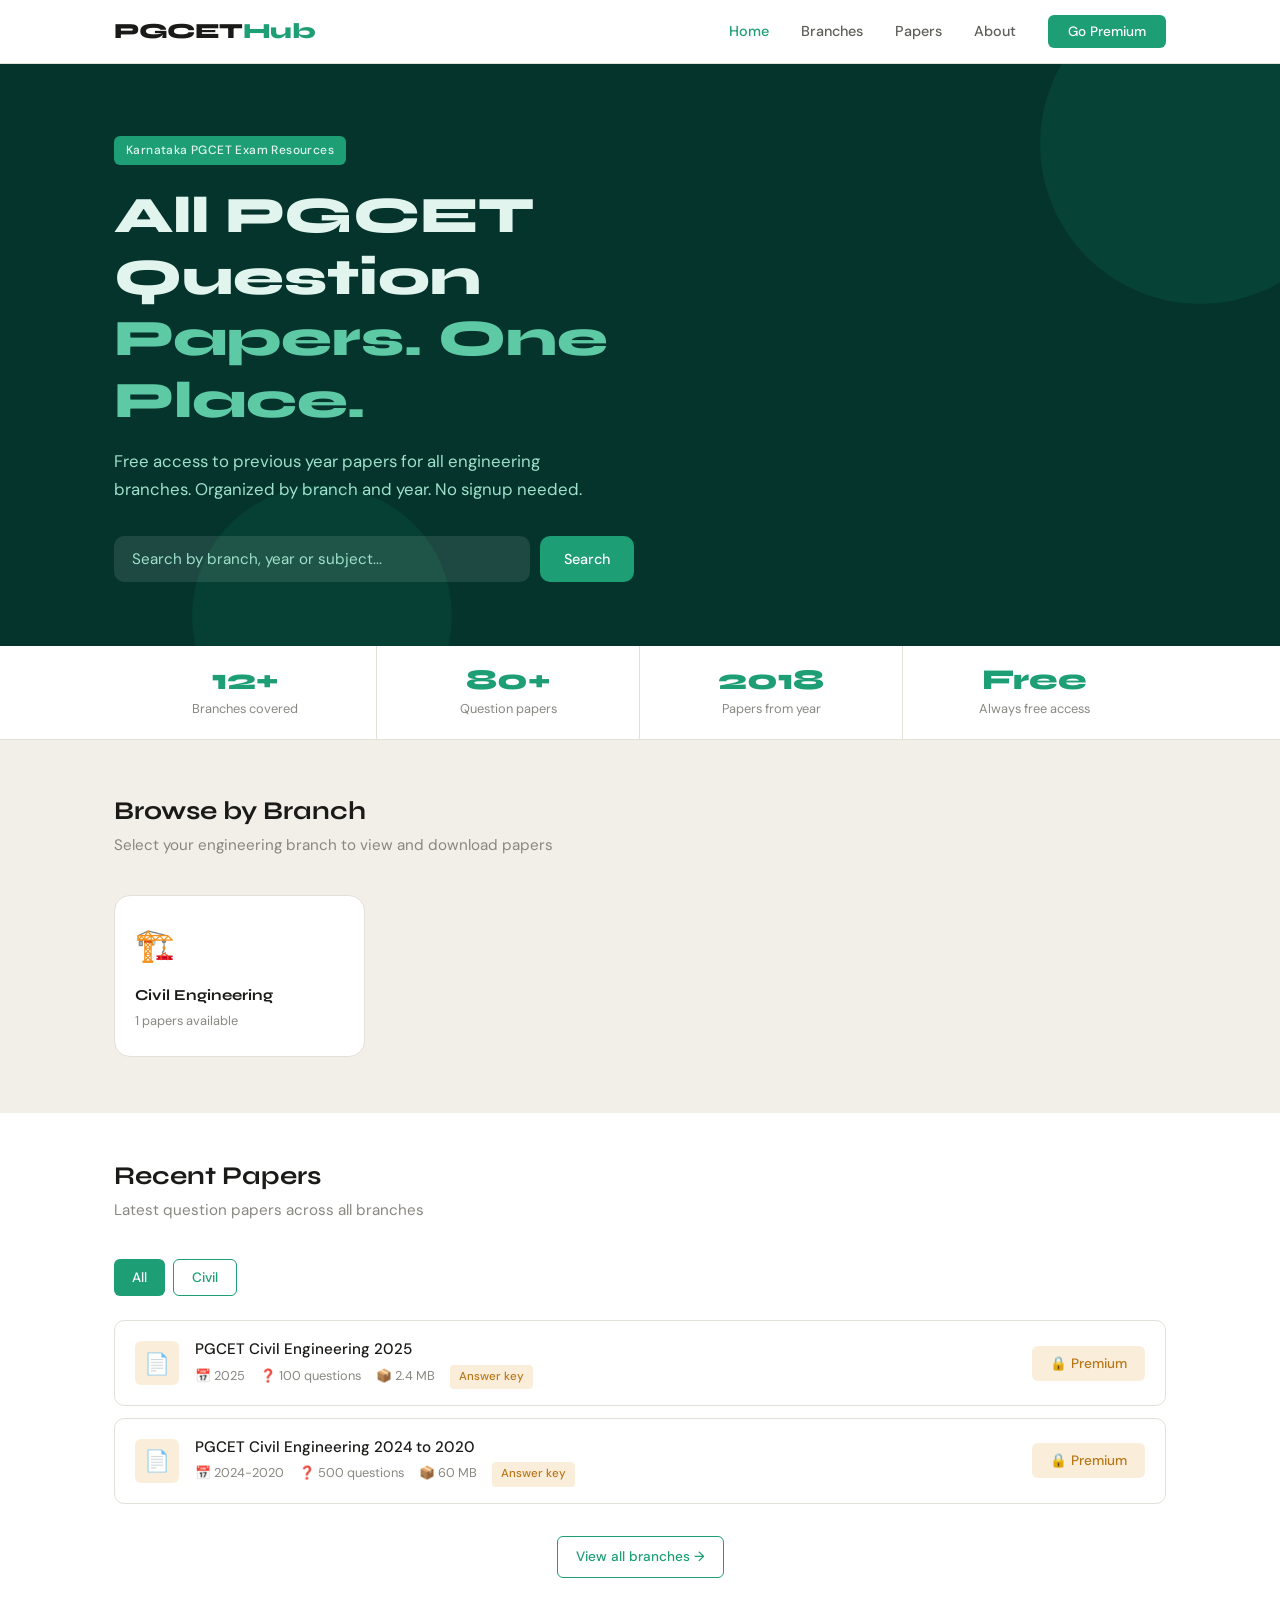
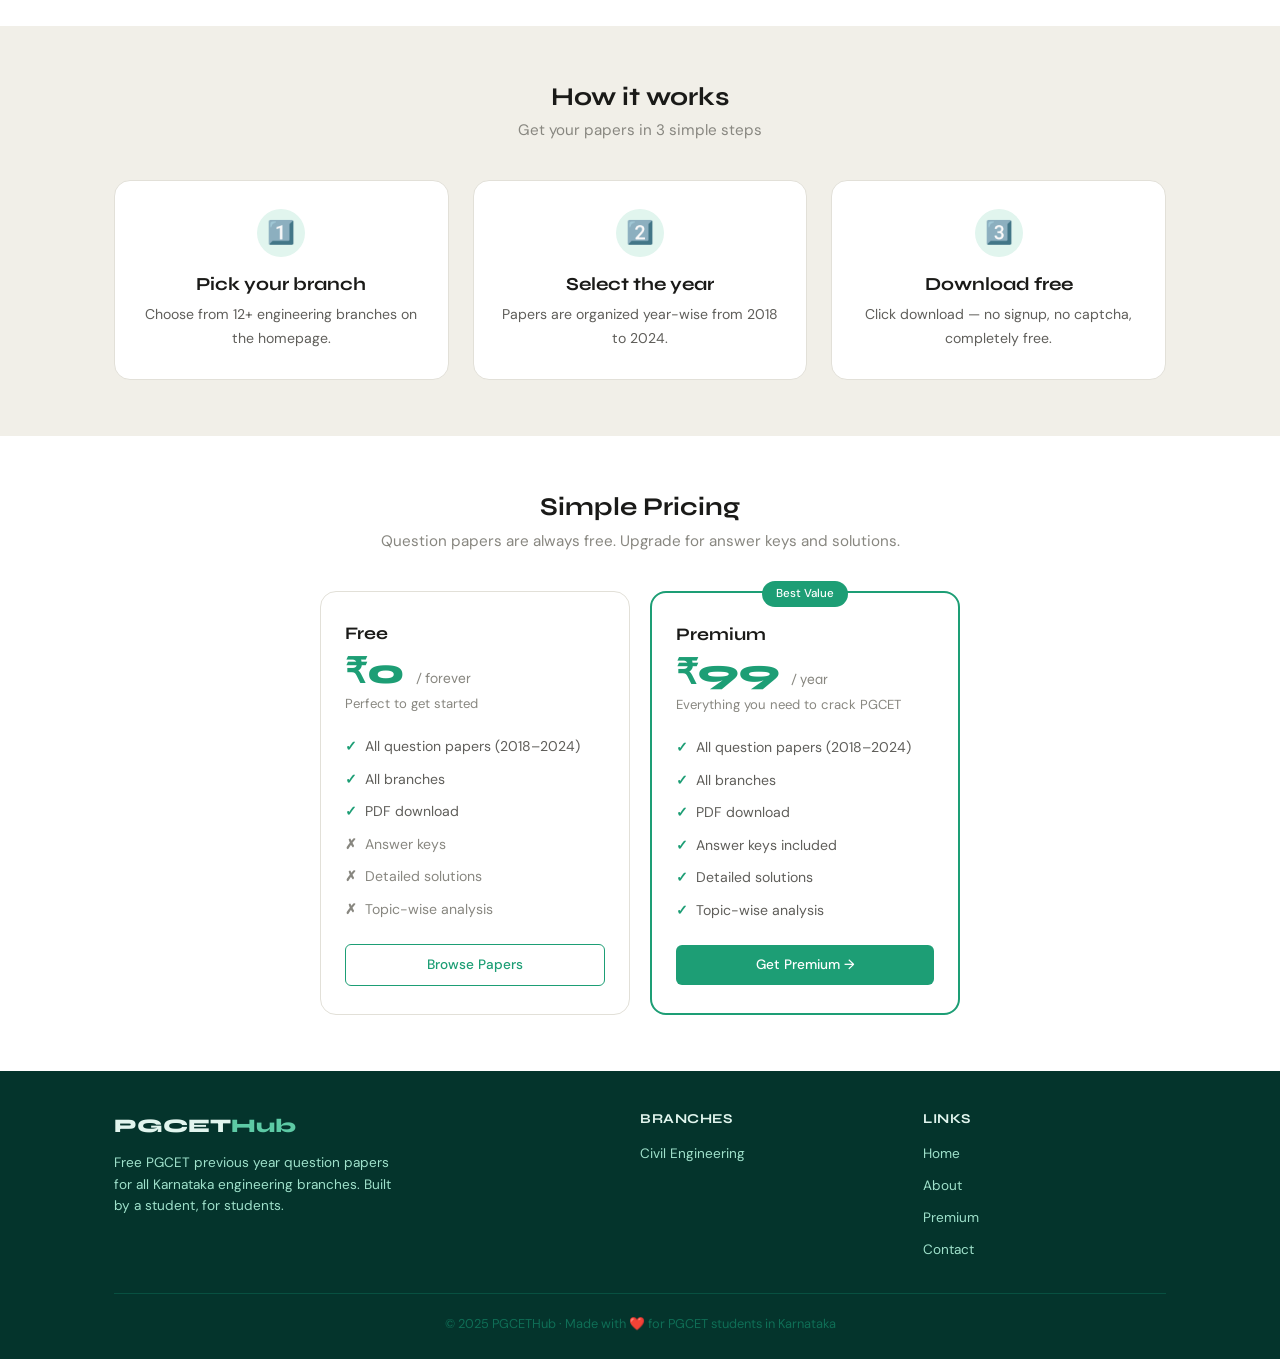
<file: index.html>
<!DOCTYPE html>
<html lang="en">

<head>
    <meta charset="UTF-8" />
    <meta name="viewport" content="width=device-width, initial-scale=1.0" />
    <meta name="description"
        content="Free PGCET previous year question papers for all engineering branches — CS, Civil, Mechanical, ECE, EEE and more." />
    <title>PGCETHub — Free PGCET Question Papers</title>
    <link rel="stylesheet" href="css/style.css" />
    <link rel="stylesheet" href="css/responsive.css" />

    <!-- Google Analytics Tracker (Replace G-XXXXXXXXXX with your actual ID later) -->
    <script async src="https://www.googletagmanager.com/gtag/js?id=G-392617732"></script>
    <script>
        window.dataLayer = window.dataLayer || [];
        function gtag() { dataLayer.push(arguments); }
        gtag('js', new Date());

        gtag('config', 'G-392617732');
    </script>
</head>

<body>

    <!-- ── NAVBAR ── -->
    <nav class="navbar">
        <div class="container">
            <a href="index.html" class="nav-logo">PGCET<span>Hub</span></a>
            <ul class="nav-links">
                <li><a href="index.html" class="active">Home</a></li>
                <li><a href="#branches">Branches</a></li>
                <li><a href="#papers">Papers</a></li>
                <li><a href="about.html">About</a></li>
                <li><a href="#pricing" class="nav-cta">Go Premium</a></li>
            </ul>
            <button class="hamburger" id="hamburger" aria-label="Toggle menu">
                <span></span><span></span><span></span>
            </button>
        </div>
    </nav>

    <!-- ── HERO ── -->
    <section class="hero">
        <div class="container">
            <div class="hero-inner">
                <span class="hero-tag">Karnataka PGCET Exam Resources</span>
                <h1>All PGCET Question<br><span>Papers. One Place.</span></h1>
                <p>Free access to previous year papers for all engineering branches. Organized by branch and year. No
                    signup needed.</p>
                <div class="search-bar">
                    <input type="text" id="hero-search" placeholder="Search by branch, year or subject..."
                        autocomplete="off" />
                    <button onclick="handleSearch()">Search</button>
                </div>
            </div>
        </div>
    </section>

    <!-- ── STATS BAR ── -->
    <div class="stats-bar">
        <div class="container">
            <div class="stats-inner">
                <div class="stat-item">
                    <div class="stat-number">12+</div>
                    <div class="stat-label">Branches covered</div>
                </div>
                <div class="stat-item">
                    <div class="stat-number">80+</div>
                    <div class="stat-label">Question papers</div>
                </div>
                <div class="stat-item">
                    <div class="stat-number">2018</div>
                    <div class="stat-label">Papers from year</div>
                </div>
                <div class="stat-item">
                    <div class="stat-number">Free</div>
                    <div class="stat-label">Always free access</div>
                </div>
            </div>
        </div>
    </div>

    <!-- ── BRANCHES ── -->
    <section class="section" id="branches">
        <div class="container">
            <div class="section-header">
                <h2>Browse by Branch</h2>
                <p>Select your engineering branch to view and download papers</p>
            </div>
            <div class="branches-grid">

                <!-- Temporarily hidden until papers are added
                <a href="branch.html?branch=cs" class="branch-card">
                    <span class="branch-icon">💻</span>
                    <div class="branch-name">Computer Science</div>
                    <div class="branch-count">8 papers available</div>
                    <span class="branch-badge">Popular</span>
                </a>
                -->

                <a href="branch.html?branch=civil" class="branch-card">
                    <span class="branch-icon">🏗️</span>
                    <div class="branch-name">Civil Engineering</div>
                    <div class="branch-count">1 papers available</div>
                </a>

                <!-- Temporarily hidden until papers are added
                <a href="branch.html?branch=mech" class="branch-card">
                    <span class="branch-icon">⚙️</span>
                    <div class="branch-name">Mechanical</div>
                    <div class="branch-count">7 papers available</div>
                </a>

                <a href="branch.html?branch=ece" class="branch-card">
                    <span class="branch-icon">📡</span>
                    <div class="branch-name">ECE</div>
                    <div class="branch-count">6 papers available</div>
                </a>

                <a href="branch.html?branch=eee" class="branch-card">
                    <span class="branch-icon">⚡</span>
                    <div class="branch-name">Electrical (EEE)</div>
                    <div class="branch-count">6 papers available</div>
                </a>

                <a href="branch.html?branch=chemical" class="branch-card">
                    <span class="branch-icon">🧪</span>
                    <div class="branch-name">Chemical</div>
                    <div class="branch-count">5 papers available</div>
                </a>

                <a href="branch.html?branch=biotech" class="branch-card">
                    <span class="branch-icon">🧬</span>
                    <div class="branch-name">Biotechnology</div>
                    <div class="branch-count">4 papers available</div>
                </a>

                <a href="branch.html?branch=env" class="branch-card">
                    <span class="branch-icon">🌿</span>
                    <div class="branch-name">Environmental</div>
                    <div class="branch-count">4 papers available</div>
                </a>
                -->

            </div>
        </div>
    </section>

    <!-- ── RECENT PAPERS ── -->
    <section class="section" id="papers" style="background: var(--white); padding-top: 48px; padding-bottom: 48px;">
        <div class="container">
            <div class="section-header">
                <h2>Recent Papers</h2>
                <p>Latest question papers across all branches</p>
            </div>

            <!-- Filter tabs -->
            <div style="display:flex; gap:8px; flex-wrap:wrap; margin-bottom:24px;" id="filter-tabs">
                <button class="btn btn-primary filter-btn" data-filter="all">All</button>
                <button class="btn btn-outline filter-btn" data-filter="civil">Civil</button>
                <!-- Temporarily hidden until papers are added
                <button class="btn btn-outline filter-btn" data-filter="cs">CS</button>
                <button class="btn btn-outline filter-btn" data-filter="mech">Mech</button>
                <button class="btn btn-outline filter-btn" data-filter="ece">ECE</button>
                <button class="btn btn-outline filter-btn" data-filter="eee">EEE</button>
                -->
            </div>

            <!-- Papers list — rendered by papers.js -->
            <div class="papers-list" id="papers-list">
                <!-- JS will inject paper cards here -->
            </div>

            <div class="mt-32 text-center">
                <a href="#branches" class="btn btn-outline">View all branches →</a>
            </div>
        </div>
    </section>

    <!-- ── HOW IT WORKS ── -->
    <section class="section" id="how">
        <div class="container">
            <div class="section-header text-center">
                <h2>How it works</h2>
                <p>Get your papers in 3 simple steps</p>
            </div>
            <div
                style="display:grid; grid-template-columns: repeat(auto-fit, minmax(220px,1fr)); gap:24px; margin-top:8px;">

                <div
                    style="background:var(--white); border:1px solid var(--border); border-radius:var(--radius-lg); padding:28px 24px; text-align:center;">
                    <div
                        style="width:48px;height:48px;background:var(--green-bg);border-radius:50%;display:flex;align-items:center;justify-content:center;margin:0 auto 16px;font-size:1.4rem;">
                        1️⃣</div>
                    <h3 style="margin-bottom:8px;">Pick your branch</h3>
                    <p style="font-size:0.88rem;">Choose from 12+ engineering branches on the homepage.</p>
                </div>

                <div
                    style="background:var(--white); border:1px solid var(--border); border-radius:var(--radius-lg); padding:28px 24px; text-align:center;">
                    <div
                        style="width:48px;height:48px;background:var(--green-bg);border-radius:50%;display:flex;align-items:center;justify-content:center;margin:0 auto 16px;font-size:1.4rem;">
                        2️⃣</div>
                    <h3 style="margin-bottom:8px;">Select the year</h3>
                    <p style="font-size:0.88rem;">Papers are organized year-wise from 2018 to 2024.</p>
                </div>

                <div
                    style="background:var(--white); border:1px solid var(--border); border-radius:var(--radius-lg); padding:28px 24px; text-align:center;">
                    <div
                        style="width:48px;height:48px;background:var(--green-bg);border-radius:50%;display:flex;align-items:center;justify-content:center;margin:0 auto 16px;font-size:1.4rem;">
                        3️⃣</div>
                    <h3 style="margin-bottom:8px;">Download free</h3>
                    <p style="font-size:0.88rem;">Click download — no signup, no captcha, completely free.</p>
                </div>

            </div>
        </div>
    </section>

    <!-- ── PRICING ── -->
    <section class="section" id="pricing" style="background:var(--white);">
        <div class="container">
            <div class="section-header text-center">
                <h2>Simple Pricing</h2>
                <p>Question papers are always free. Upgrade for answer keys and solutions.</p>
            </div>
            <div class="pricing-grid" style="margin:0 auto;">

                <div class="pricing-card">
                    <div class="pricing-name">Free</div>
                    <div class="pricing-price">₹0 <span>/ forever</span></div>
                    <p class="pricing-desc">Perfect to get started</p>
                    <ul class="pricing-features">
                        <li>All question papers (2018–2024)</li>
                        <li>All branches</li>
                        <li>PDF download</li>
                        <li class="no">Answer keys</li>
                        <li class="no">Detailed solutions</li>
                        <li class="no">Topic-wise analysis</li>
                    </ul>
                    <a href="#branches" class="btn btn-outline" style="width:100%;justify-content:center;">Browse
                        Papers</a>
                </div>

                <div class="pricing-card featured">
                    <div class="pricing-badge">Best Value</div>
                    <div class="pricing-name">Premium</div>
                    <div class="pricing-price">₹99 <span>/ year</span></div>
                    <p class="pricing-desc">Everything you need to crack PGCET</p>
                    <ul class="pricing-features">
                        <li>All question papers (2018–2024)</li>
                        <li>All branches</li>
                        <li>PDF download</li>
                        <li>Answer keys included</li>
                        <li>Detailed solutions</li>
                        <li>Topic-wise analysis</li>
                    </ul>
                    <a href="#" class="btn btn-primary" style="width:100%;justify-content:center;">Get Premium →</a>
                </div>

            </div>
        </div>
    </section>

    <!-- ── PDF PREVIEW MODAL ── -->
    <div class="modal-overlay hidden" id="pdf-preview-overlay" onclick="closePdfPreview()">
        <div class="pdf-modal-box" onclick="event.stopPropagation()">
            <div class="pdf-modal-header">
                <div class="pdf-modal-title-wrap">
                    <span style="font-size:1.4rem;">📄</span>
                    <h3 class="pdf-modal-title" id="pdf-modal-title">Question Paper</h3>
                </div>
                <div class="pdf-modal-actions">
                    <a id="pdf-download-btn" href="#" download class="btn btn-primary"
                        style="font-size:0.85rem; padding:8px 18px;">
                        ⬇ Download PDF
                    </a>
                    <button class="modal-close" onclick="closePdfPreview()">✕</button>
                </div>
            </div>
            <div class="pdf-iframe-wrap">
                <iframe id="pdf-preview-frame" src="" title="PDF Preview" allowfullscreen></iframe>
            </div>
        </div>
    </div>

    <!-- ── PREMIUM PAYMENT MODAL (3 steps) ── -->
    <div class="modal-overlay hidden" id="modal-overlay" onclick="closeModal()">
        <div class="modal-box" onclick="event.stopPropagation()">
            <button class="modal-close" onclick="closeModal()">✕</button>

            <!-- STEP 1: Benefits -->
            <div id="pay-step-1">
                <div style="font-size:2.5rem; margin-bottom:12px;">🔒</div>
                <h3 style="margin-bottom:8px;">Unlock Premium Papers</h3>
                <p style="font-size:0.9rem; color:var(--text-secondary); margin-bottom:20px;">
                    Get answer keys &amp; solutions for every branch &amp; year — just ₹99/year.
                </p>
                <ul class="pricing-features" style="margin-bottom:24px; text-align:left;">
                    <li>All question papers (free + premium)</li>
                    <li>Answer keys for every year</li>
                    <li>Detailed solutions</li>
                    <li>All branches unlocked</li>
                </ul>
                <button onclick="payStep(2)" class="btn btn-primary"
                    style="width:100%; justify-content:center; font-size:1rem; padding:13px;">
                    📲 Pay ₹99 with PhonePe
                </button>
                <button onclick="payStep('code')" class="btn btn-outline mt-16"
                    style="width:100%; justify-content:center;">
                    Already paid? Enter access code
                </button>
                <button onclick="closeModal()" class="btn"
                    style="width:100%; justify-content:center; margin-top:8px; color:var(--text-muted); font-size:0.85rem;">
                    Maybe later
                </button>
            </div>

            <!-- STEP 2: PhonePe QR -->
            <div id="pay-step-2" class="hidden">
                <div class="pay-step-header">
                    <button onclick="payStep(1)" class="pay-back-btn">← Back</button>
                    <h3>Scan &amp; Pay ₹99</h3>
                </div>
                <div class="qr-wrap">
                    <img src="assets/phonepay-qr.png" alt="PhonePe QR Code" class="qr-img" />
                </div>
                <div class="upi-detail">
                    <span class="upi-label">UPI ID</span>
                    <span class="upi-value" id="upi-id-text">8494950336@ibl</span>
                    <button onclick="copyUpi()" class="copy-btn" id="copy-upi-btn">Copy</button>
                </div>
                <p style="font-size:0.8rem; color:var(--text-muted); text-align:center; margin: 12px 0;">
                    After payment, WhatsApp your screenshot to +918494950336 to get your access code.
                </p>
                <a href="https://wa.me/918494950336?text=Hi!%20I%20just%20paid%20%E2%82%B999%20for%20PGCETHub%20Premium.%20Please%20send%20my%20access%20code."
                    target="_blank" class="btn"
                    style="width:100%; justify-content:center; background:#25D366; color:#fff; margin-bottom:12px;">
                    💬 Share Screenshot on WhatsApp
                </a>
                <button onclick="payStep('code')" class="btn btn-primary" style="width:100%; justify-content:center;">
                    I've paid — Enter Access Code →
                </button>
            </div>

            <!-- STEP 3: Enter Code -->
            <div id="pay-step-code" class="hidden">
                <div class="pay-step-header">
                    <button onclick="payStep(2)" class="pay-back-btn">← Back</button>
                    <h3>Enter Access Code</h3>
                </div>
                <p style="font-size:0.88rem; color:var(--text-secondary); margin-bottom:20px;">
                    You will receive this code on WhatsApp after we verify your payment.
                </p>
                <div class="code-input-wrap">
                    <input type="text" id="access-code-input" class="code-input" placeholder="e.g. PGCET-XXXX"
                        maxlength="20" autocomplete="off" />
                    <p class="code-error hidden" id="code-error">❌ Invalid code. Please check and try again.</p>
                </div>
                <button onclick="submitAccessCode()" class="btn btn-primary"
                    style="width:100%; justify-content:center; margin-top:16px;">
                    Unlock Premium 🔓
                </button>
            </div>

            <!-- STEP SUCCESS -->
            <div id="pay-step-success" class="hidden">
                <div style="font-size:3rem; margin-bottom:16px;">🎉</div>
                <h3 style="color:var(--green-main); margin-bottom:8px;">Premium Unlocked!</h3>
                <p style="font-size:0.9rem; color:var(--text-secondary); margin-bottom:24px;">
                    You now have full access to all answer keys and premium papers.
                </p>
                <button onclick="closeModal(); location.reload();" class="btn btn-primary"
                    style="width:100%; justify-content:center;">
                    View Premium Papers →
                </button>
            </div>
        </div>
    </div>

    <!-- ── FOOTER ── -->
    <footer class="footer">
        <div class="container">
            <div class="footer-grid">

                <div>
                    <div class="footer-logo">PGCET<span>Hub</span></div>
                    <p class="footer-desc">Free PGCET previous year question papers for all Karnataka engineering
                        branches. Built by a student, for students.</p>
                </div>

                <div class="footer-col">
                    <h4>Branches</h4>
                    <ul>
                        <!-- <li><a href="branch.html?branch=cs">Computer Science</a></li> -->
                        <li><a href="branch.html?branch=civil">Civil Engineering</a></li>
                        <!-- <li><a href="branch.html?branch=mech">Mechanical</a></li>
                        <li><a href="branch.html?branch=ece">ECE</a></li>
                        <li><a href="branch.html?branch=eee">EEE</a></li> -->
                    </ul>
                </div>

                <div class="footer-col">
                    <h4>Links</h4>
                    <ul>
                        <li><a href="index.html">Home</a></li>
                        <li><a href="about.html">About</a></li>
                        <li><a href="#pricing">Premium</a></li>
                        <li><a href="mailto:you@email.com">Contact</a></li>
                    </ul>
                </div>

            </div>
            <div class="footer-bottom">
                © 2025 PGCETHub · Made with ❤️ for PGCET students in Karnataka
            </div>
        </div>
    </footer>

    <!-- ── SCRIPTS ── -->
    <script src="js/papers.js"></script>
    <script src="js/main.js"></script>

</body>

</html>
</file>
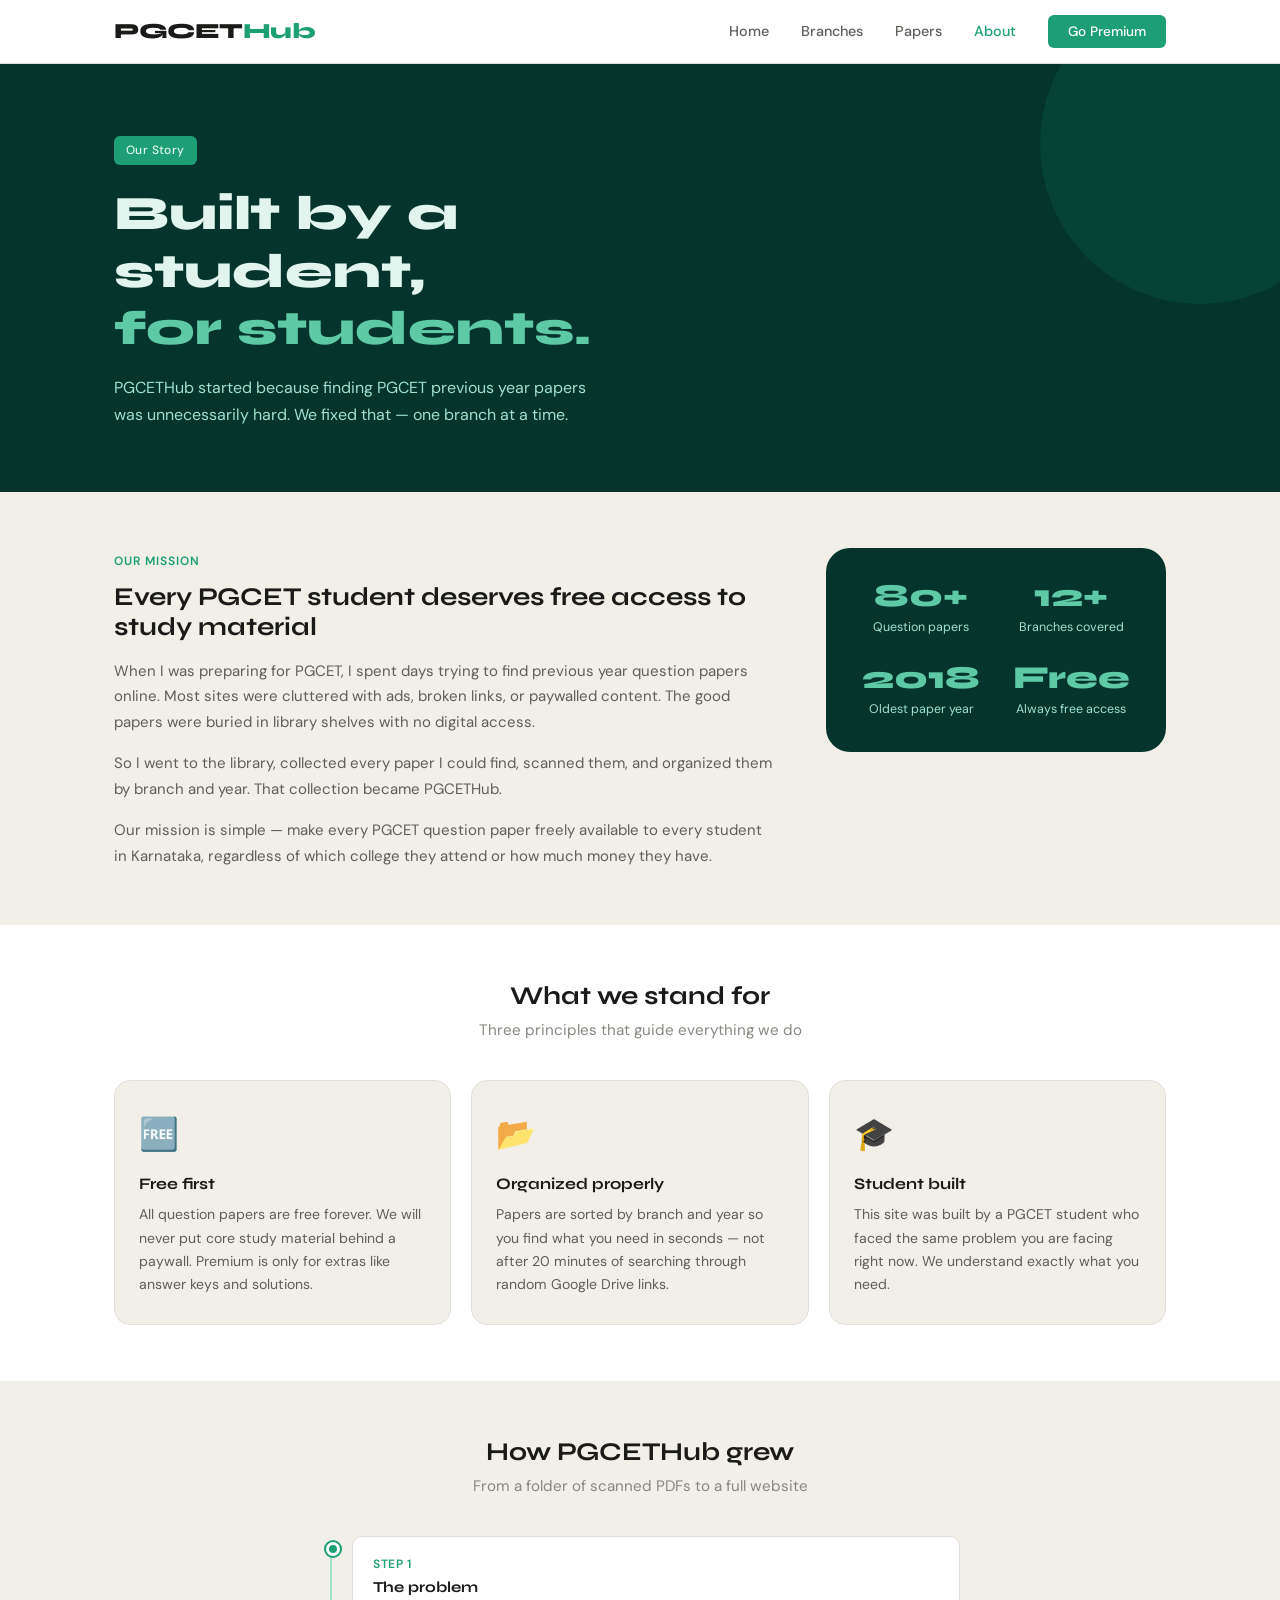
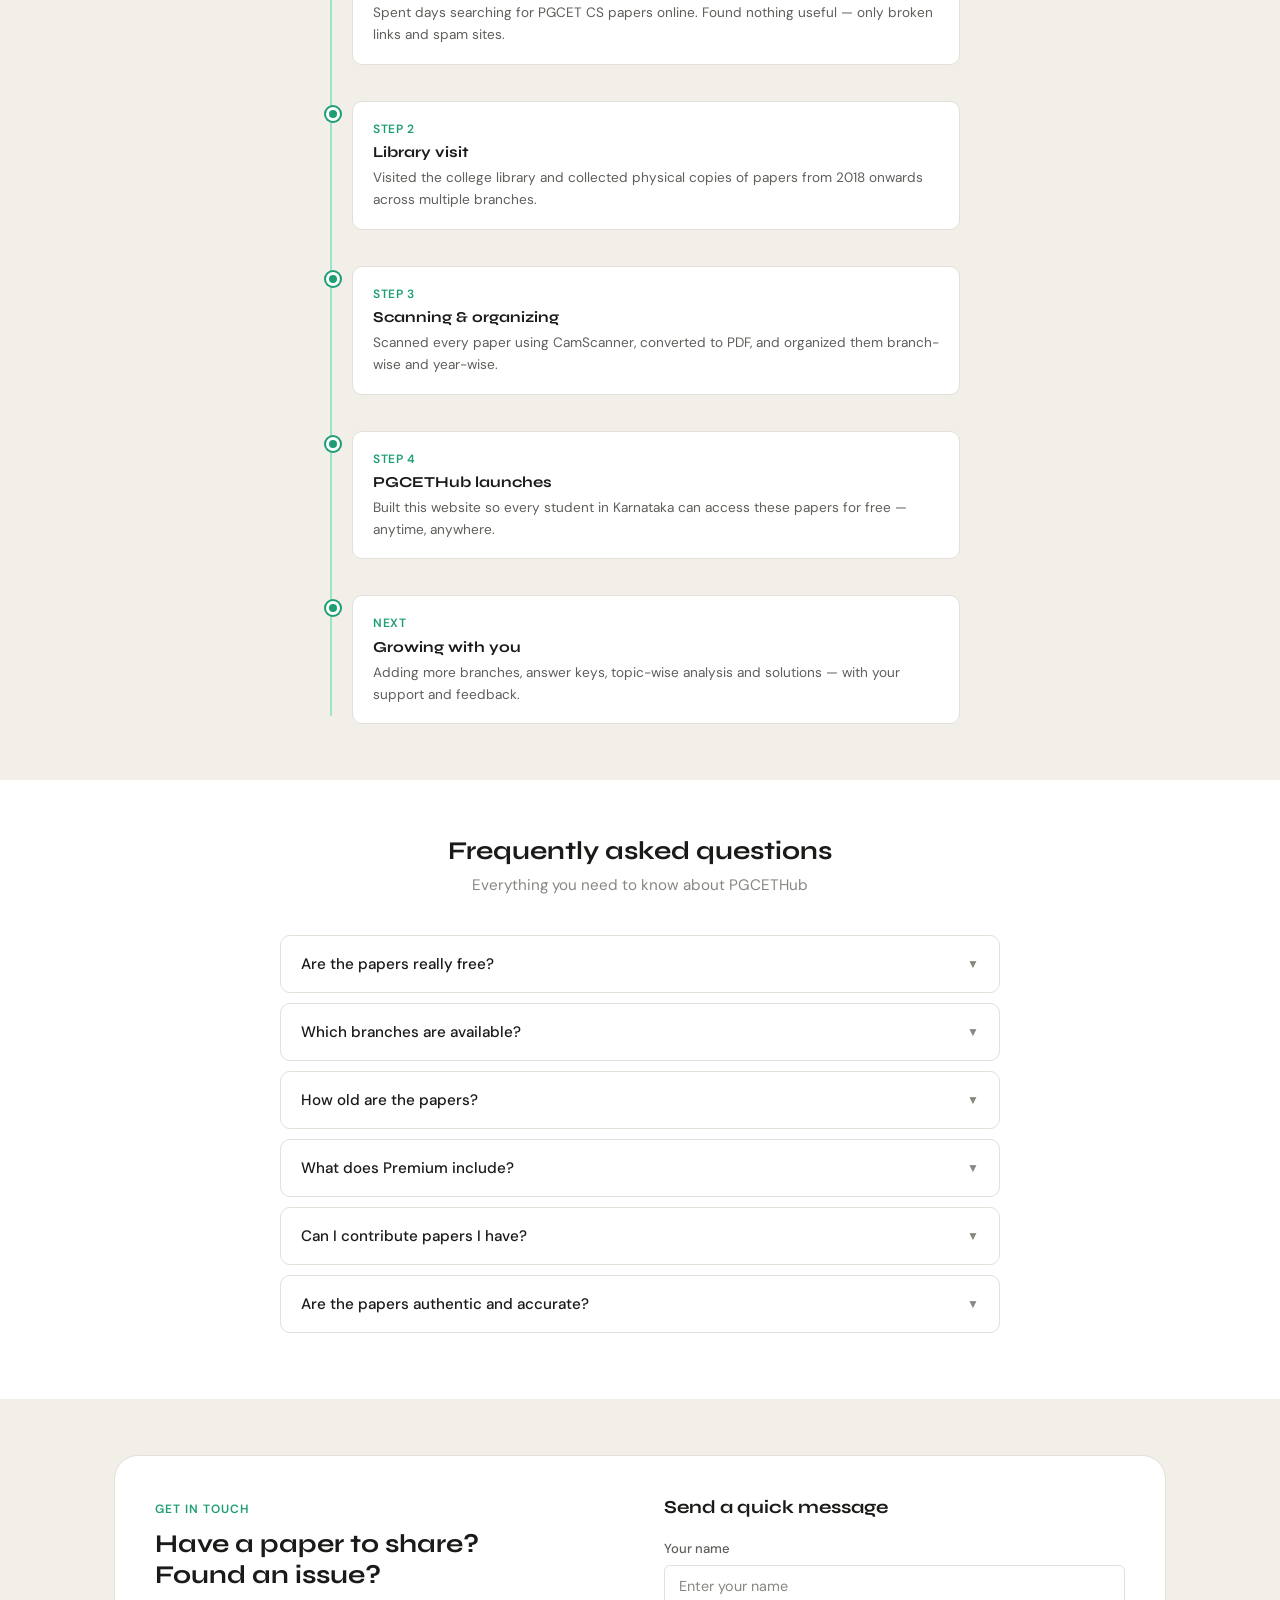
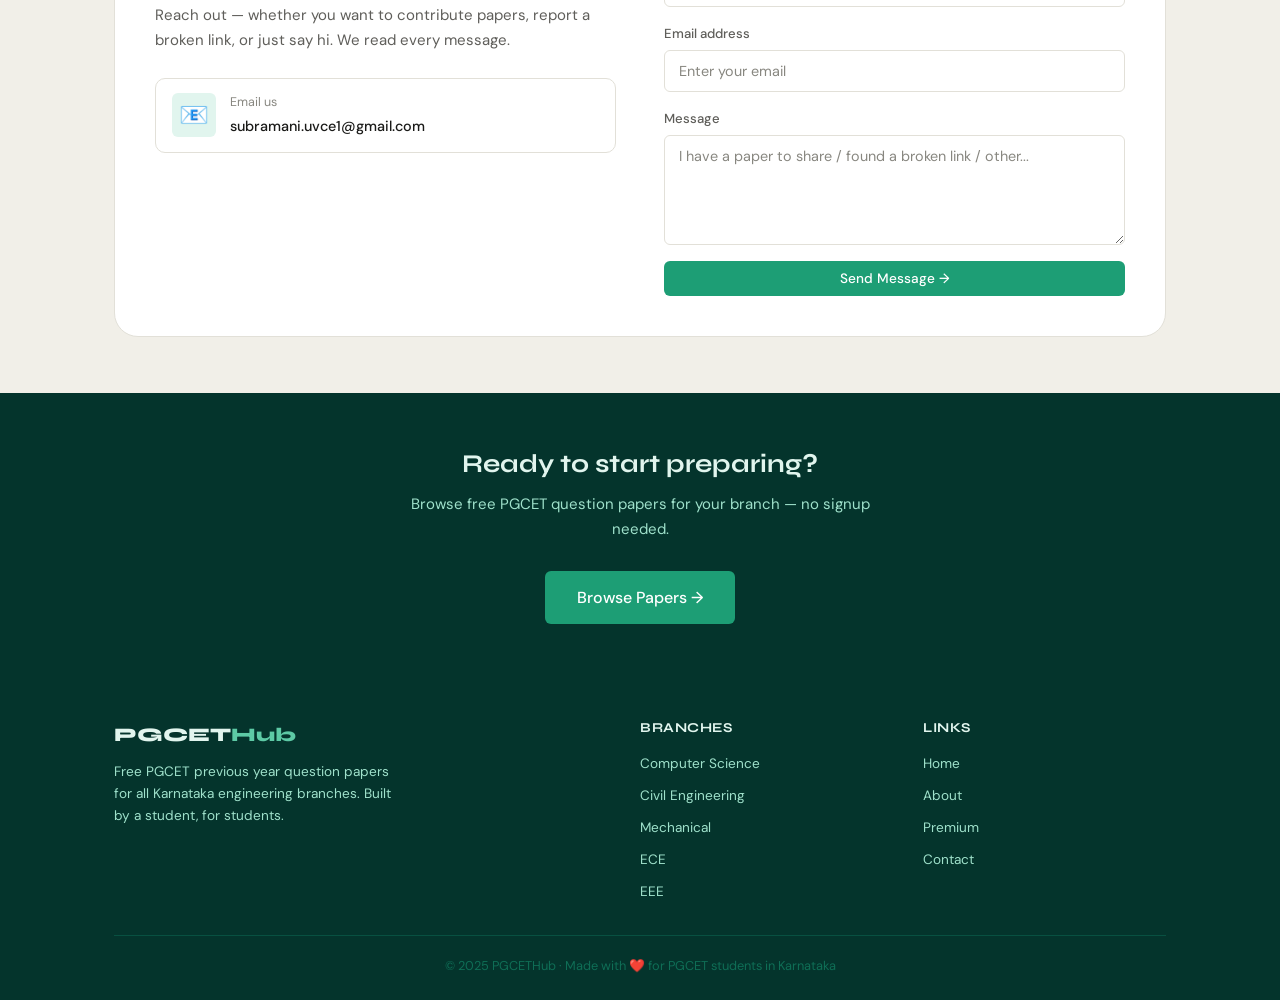
<file: about.html>
<!DOCTYPE html>
<html lang="en">

<head>
    <meta charset="UTF-8" />
    <meta name="viewport" content="width=device-width, initial-scale=1.0" />
    <meta name="description"
        content="About PGCETHub — Free PGCET question papers for all Karnataka engineering branches. Built by a student for students." />
    <title>About — PGCETHub</title>
    <link rel="stylesheet" href="css/style.css" />
    <link rel="stylesheet" href="css/responsive.css" />
</head>

<body>

    <!-- ── NAVBAR ── -->
    <nav class="navbar">
        <div class="container">
            <a href="index.html" class="nav-logo">PGCET<span>Hub</span></a>
            <ul class="nav-links">
                <li><a href="index.html">Home</a></li>
                <li><a href="index.html#branches">Branches</a></li>
                <li><a href="index.html#papers">Papers</a></li>
                <li><a href="about.html" class="active">About</a></li>
                <li><a href="index.html#pricing" class="nav-cta">Go Premium</a></li>
            </ul>
            <button class="hamburger" id="hamburger" aria-label="Toggle menu">
                <span></span><span></span><span></span>
            </button>
        </div>
    </nav>

    <!-- ── HERO ── -->
    <section class="about-hero">
        <div class="container">
            <div class="about-hero-inner">
                <span class="hero-tag">Our Story</span>
                <h1>Built by a student,<br><span style="color: var(--green-light);">for students.</span></h1>
                <p>
                    PGCETHub started because finding PGCET previous year papers
                    was unnecessarily hard. We fixed that — one branch at a time.
                </p>
            </div>
        </div>
    </section>

    <!-- ── MISSION ── -->
    <section class="section">
        <div class="container">
            <div class="about-two-col">

                <!-- Left text -->
                <div>
                    <span class="about-label">Our Mission</span>
                    <h2 style="margin-bottom: 16px;">Every PGCET student deserves free access to study material</h2>
                    <p style="margin-bottom: 16px;">
                        When I was preparing for PGCET, I spent days trying to find
                        previous year question papers online. Most sites were cluttered
                        with ads, broken links, or paywalled content. The good papers
                        were buried in library shelves with no digital access.
                    </p>
                    <p style="margin-bottom: 16px;">
                        So I went to the library, collected every paper I could find,
                        scanned them, and organized them by branch and year. That
                        collection became PGCETHub.
                    </p>
                    <p>
                        Our mission is simple — make every PGCET question paper freely
                        available to every student in Karnataka, regardless of which
                        college they attend or how much money they have.
                    </p>
                </div>

                <!-- Right stats -->
                <div class="about-stats-box">
                    <div class="about-stat">
                        <div class="about-stat-number">80+</div>
                        <div class="about-stat-label">Question papers</div>
                    </div>
                    <div class="about-stat">
                        <div class="about-stat-number">12+</div>
                        <div class="about-stat-label">Branches covered</div>
                    </div>
                    <div class="about-stat">
                        <div class="about-stat-number">2018</div>
                        <div class="about-stat-label">Oldest paper year</div>
                    </div>
                    <div class="about-stat">
                        <div class="about-stat-number">Free</div>
                        <div class="about-stat-label">Always free access</div>
                    </div>
                </div>

            </div>
        </div>
    </section>

    <!-- ── VALUES ── -->
    <section class="section" style="background: var(--white);">
        <div class="container">
            <div class="section-header text-center">
                <h2>What we stand for</h2>
                <p>Three principles that guide everything we do</p>
            </div>
            <div class="values-grid">

                <div class="value-card">
                    <div class="value-icon">🆓</div>
                    <h3>Free first</h3>
                    <p>
                        All question papers are free forever. We will never put
                        core study material behind a paywall. Premium is only
                        for extras like answer keys and solutions.
                    </p>
                </div>

                <div class="value-card">
                    <div class="value-icon">📂</div>
                    <h3>Organized properly</h3>
                    <p>
                        Papers are sorted by branch and year so you find what
                        you need in seconds — not after 20 minutes of searching
                        through random Google Drive links.
                    </p>
                </div>

                <div class="value-card">
                    <div class="value-icon">🎓</div>
                    <h3>Student built</h3>
                    <p>
                        This site was built by a PGCET student who faced the
                        same problem you are facing right now. We understand
                        exactly what you need.
                    </p>
                </div>

            </div>
        </div>
    </section>

    <!-- ── TIMELINE ── -->
    <section class="section">
        <div class="container">
            <div class="section-header text-center">
                <h2>How PGCETHub grew</h2>
                <p>From a folder of scanned PDFs to a full website</p>
            </div>
            <div class="timeline">

                <div class="timeline-item">
                    <div class="timeline-dot"></div>
                    <div class="timeline-content">
                        <div class="timeline-year">Step 1</div>
                        <h4>The problem</h4>
                        <p>
                            Spent days searching for PGCET CS papers online.
                            Found nothing useful — only broken links and spam sites.
                        </p>
                    </div>
                </div>

                <div class="timeline-item">
                    <div class="timeline-dot"></div>
                    <div class="timeline-content">
                        <div class="timeline-year">Step 2</div>
                        <h4>Library visit</h4>
                        <p>
                            Visited the college library and collected physical
                            copies of papers from 2018 onwards across multiple branches.
                        </p>
                    </div>
                </div>

                <div class="timeline-item">
                    <div class="timeline-dot"></div>
                    <div class="timeline-content">
                        <div class="timeline-year">Step 3</div>
                        <h4>Scanning & organizing</h4>
                        <p>
                            Scanned every paper using CamScanner, converted to PDF,
                            and organized them branch-wise and year-wise.
                        </p>
                    </div>
                </div>

                <div class="timeline-item">
                    <div class="timeline-dot"></div>
                    <div class="timeline-content">
                        <div class="timeline-year">Step 4</div>
                        <h4>PGCETHub launches</h4>
                        <p>
                            Built this website so every student in Karnataka
                            can access these papers for free — anytime, anywhere.
                        </p>
                    </div>
                </div>

                <div class="timeline-item">
                    <div class="timeline-dot"></div>
                    <div class="timeline-content">
                        <div class="timeline-year">Next</div>
                        <h4>Growing with you</h4>
                        <p>
                            Adding more branches, answer keys, topic-wise analysis
                            and solutions — with your support and feedback.
                        </p>
                    </div>
                </div>

            </div>
        </div>
    </section>

    <!-- ── FAQ ── -->
    <section class="section" style="background: var(--white);">
        <div class="container">
            <div class="section-header text-center">
                <h2>Frequently asked questions</h2>
                <p>Everything you need to know about PGCETHub</p>
            </div>
            <div class="faq-list" id="faq-list">

                <div class="faq-item">
                    <button class="faq-question" onclick="toggleFaq(this)">
                        Are the papers really free?
                        <span class="faq-arrow">▼</span>
                    </button>
                    <div class="faq-answer">
                        <p>
                            Yes — all question papers are completely free to download.
                            No signup, no email, no captcha. Premium is only for
                            answer keys and detailed solutions.
                        </p>
                    </div>
                </div>

                <div class="faq-item">
                    <button class="faq-question" onclick="toggleFaq(this)">
                        Which branches are available?
                        <span class="faq-arrow">▼</span>
                    </button>
                    <div class="faq-answer">
                        <p>
                            Currently we have papers for Computer Science, Civil,
                            Mechanical, ECE, EEE, Chemical and Biotechnology.
                            We are actively adding more branches every month.
                        </p>
                    </div>
                </div>

                <div class="faq-item">
                    <button class="faq-question" onclick="toggleFaq(this)">
                        How old are the papers?
                        <span class="faq-arrow">▼</span>
                    </button>
                    <div class="faq-answer">
                        <p>
                            We have papers from 2018 all the way to 2024.
                            We try to add the latest year's paper as soon as
                            the exam is conducted.
                        </p>
                    </div>
                </div>

                <div class="faq-item">
                    <button class="faq-question" onclick="toggleFaq(this)">
                        What does Premium include?
                        <span class="faq-arrow">▼</span>
                    </button>
                    <div class="faq-answer">
                        <p>
                            Premium (₹99/year) includes answer keys for every paper,
                            detailed solutions, and topic-wise analysis to help you
                            understand which areas are asked most frequently.
                        </p>
                    </div>
                </div>

                <div class="faq-item">
                    <button class="faq-question" onclick="toggleFaq(this)">
                        Can I contribute papers I have?
                        <span class="faq-arrow">▼</span>
                    </button>
                    <div class="faq-answer">
                        <p>
                            Absolutely! If you have papers we do not have, please
                            send them to us via email. We will verify and upload
                            them and give you credit on the site.
                        </p>
                    </div>
                </div>

                <div class="faq-item">
                    <button class="faq-question" onclick="toggleFaq(this)">
                        Are the papers authentic and accurate?
                        <span class="faq-arrow">▼</span>
                    </button>
                    <div class="faq-answer">
                        <p>
                            All papers are sourced directly from physical copies
                            obtained from college libraries. They are scanned as-is
                            with no modifications. However we recommend cross
                            checking with your university if you need official copies.
                        </p>
                    </div>
                </div>

            </div>
        </div>
    </section>

    <!-- ── CONTACT ── -->
    <section class="section">
        <div class="container">
            <div class="contact-box">
                <div class="contact-left">
                    <span class="about-label">Get in touch</span>
                    <h2 style="margin-bottom: 12px;">Have a paper to share?<br>Found an issue?</h2>
                    <p style="margin-bottom: 24px;">
                        Reach out — whether you want to contribute papers,
                        report a broken link, or just say hi. We read every message.
                    </p>
                    <div class="contact-links">
                        <a href="mailto:subramani.uvce1@gmail.com" class="contact-link">
                            <span class="contact-link-icon">📧</span>
                            <div>
                                <div class="contact-link-label">Email us</div>
                                <div class="contact-link-value">subramani.uvce1@gmail.com</div>
                            </div>
                        </a>
                    </div>
                </div>

                <!-- Quick message form -->
                <div class="contact-right">
                    <h3 style="margin-bottom: 20px;">Send a quick message</h3>
                    <div class="contact-form">

                        <div class="form-group">
                            <label class="form-label">Your name</label>
                            <input type="text" class="form-input" id="contact-name" placeholder="Enter your name" />
                        </div>

                        <div class="form-group">
                            <label class="form-label">Email address</label>
                            <input type="email" class="form-input" id="contact-email" placeholder="Enter your email" />
                        </div>

                        <div class="form-group">
                            <label class="form-label">Message</label>
                            <textarea class="form-input form-textarea" id="contact-message"
                                placeholder="I have a paper to share / found a broken link / other..."></textarea>
                        </div>

                        <button class="btn btn-primary" style="width:100%; justify-content:center;"
                            onclick="handleContact()">
                            Send Message →
                        </button>

                        <div class="form-success hidden" id="form-success">
                            ✅ Message sent! We will get back to you soon.
                        </div>

                    </div>
                </div>
            </div>
        </div>
    </section>

    <!-- ── CTA BANNER ── -->
    <section style="background: var(--green-darkest); padding: 56px 0;">
        <div class="container text-center">
            <h2 style="color: var(--green-bg); margin-bottom: 12px;">
                Ready to start preparing?
            </h2>
            <p
                style="color: var(--green-pale); margin-bottom: 28px; max-width: 480px; margin-left: auto; margin-right: auto;">
                Browse free PGCET question papers for your branch — no signup needed.
            </p>
            <a href="index.html#branches" class="btn btn-primary" style="font-size: 1rem; padding: 14px 32px;">
                Browse Papers →
            </a>
        </div>
    </section>

    <!-- ── FOOTER ── -->
    <footer class="footer">
        <div class="container">
            <div class="footer-grid">
                <div>
                    <div class="footer-logo">PGCET<span>Hub</span></div>
                    <p class="footer-desc">
                        Free PGCET previous year question papers for all
                        Karnataka engineering branches. Built by a student, for students.
                    </p>
                </div>
                <div class="footer-col">
                    <h4>Branches</h4>
                    <ul>
                        <li><a href="branch.html?branch=cs">Computer Science</a></li>
                        <li><a href="branch.html?branch=civil">Civil Engineering</a></li>
                        <li><a href="branch.html?branch=mech">Mechanical</a></li>
                        <li><a href="branch.html?branch=ece">ECE</a></li>
                        <li><a href="branch.html?branch=eee">EEE</a></li>
                    </ul>
                </div>
                <div class="footer-col">
                    <h4>Links</h4>
                    <ul>
                        <li><a href="index.html">Home</a></li>
                        <li><a href="about.html">About</a></li>
                        <li><a href="index.html#pricing">Premium</a></li>
                        <li><a href="mailto:subramani.uvce1@gmail.com">Contact</a></li>
                    </ul>
                </div>
            </div>
            <div class="footer-bottom">
                © 2025 PGCETHub · Made with ❤️ for PGCET students in Karnataka
            </div>
        </div>
    </footer>

    <script src="js/papers.js"></script>
    <script src="js/main.js"></script>
    <script>
        // ── FAQ accordion ──
        function toggleFaq(btn) {
            const item = btn.parentElement;
            const answer = item.querySelector('.faq-answer');
            const arrow = btn.querySelector('.faq-arrow');
            const isOpen = item.classList.contains('faq-open');

            // Close all
            document.querySelectorAll('.faq-item').forEach(i => {
                i.classList.remove('faq-open');
                i.querySelector('.faq-answer').style.maxHeight = null;
                i.querySelector('.faq-arrow').style.transform = 'rotate(0deg)';
            });

            // Open clicked if it was closed
            if (!isOpen) {
                item.classList.add('faq-open');
                answer.style.maxHeight = answer.scrollHeight + 'px';
                arrow.style.transform = 'rotate(180deg)';
            }
        }

        // ── Contact form ──
        function handleContact() {
            const name = document.getElementById('contact-name').value.trim();
            const email = document.getElementById('contact-email').value.trim();
            const message = document.getElementById('contact-message').value.trim();

            if (!name || !email || !message) {
                alert('Please fill in all fields before sending.');
                return;
            }

            // Basic email validation
            const emailRegex = /^[^\s@]+@[^\s@]+\.[^\s@]+$/;
            if (!emailRegex.test(email)) {
                alert('Please enter a valid email address.');
                return;
            }

            // Change button text to show it's loading
            const btn = document.querySelector('button[onclick="handleContact()"]');
            const originalText = btn.innerHTML;
            btn.innerHTML = 'Sending...';
            btn.disabled = true;

            // Send to Formspree silently in the background
            fetch('https://formspree.io/f/xnjlrolz', {
                method: 'POST',
                headers: {
                    'Content-Type': 'application/json',
                    'Accept': 'application/json'
                },
                body: JSON.stringify({
                    name: name,
                    email: email,
                    message: message
                })
            })
                .then(response => {
                    if (response.ok) {
                        // Show success message
                        document.getElementById('form-success').classList.remove('hidden');
                        document.getElementById('contact-name').value = '';
                        document.getElementById('contact-email').value = '';
                        document.getElementById('contact-message').value = '';
                    } else {
                        alert('Oops! There was a problem sending your message.');
                    }
                })
                .catch(error => {
                    alert('Oops! There was a problem sending your message.');
                })
                .finally(() => {
                    // Restore button
                    btn.innerHTML = originalText;
                    btn.disabled = false;
                });
        }
    </script>

</body>

</html>
</file>
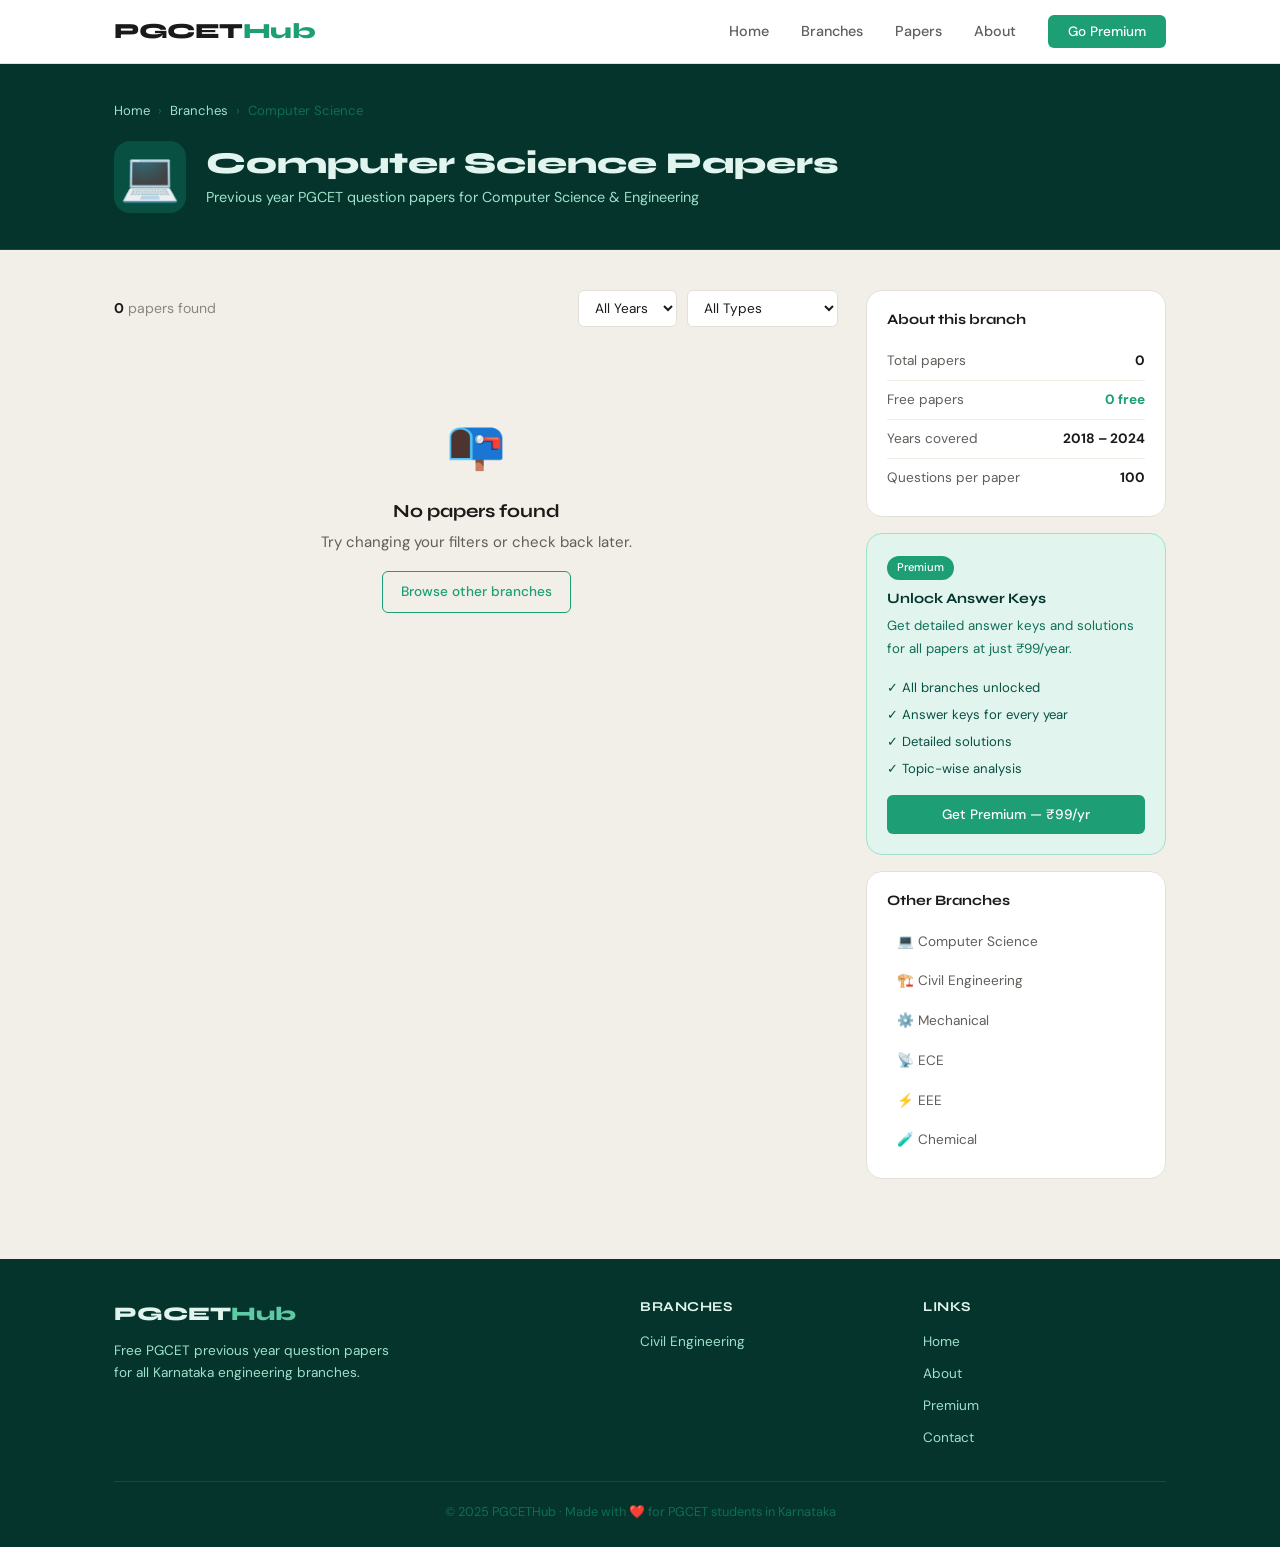
<file: branch.html>
<!DOCTYPE html>
<html lang="en">

<head>
    <meta charset="UTF-8" />
    <meta name="viewport" content="width=device-width, initial-scale=1.0" />
    <title>Branch Papers — PGCETHub</title>
    <link rel="stylesheet" href="css/style.css" />
    <link rel="stylesheet" href="css/responsive.css" />

    <!-- Google Analytics Tracker (Replace G-XXXXXXXXXX with your actual ID later) -->
    <script async src="https://www.googletagmanager.com/gtag/js?id=G-392617732"></script>
    <script>
        window.dataLayer = window.dataLayer || [];
        function gtag() { dataLayer.push(arguments); }
        gtag('js', new Date());

        gtag('config', 'G-392617732');
    </script>
</head>

<body>

    <!-- ── NAVBAR ── -->
    <nav class="navbar">
        <div class="container">
            <a href="index.html" class="nav-logo">PGCET<span>Hub</span></a>
            <ul class="nav-links">
                <li><a href="index.html">Home</a></li>
                <li><a href="index.html#branches">Branches</a></li>
                <li><a href="index.html#papers">Papers</a></li>
                <li><a href="about.html">About</a></li>
                <li><a href="index.html#pricing" class="nav-cta">Go Premium</a></li>
            </ul>
            <button class="hamburger" id="hamburger" aria-label="Toggle menu">
                <span></span><span></span><span></span>
            </button>
        </div>
    </nav>

    <!-- ── BRANCH HERO ── -->
    <section class="branch-hero">
        <div class="container">
            <div class="breadcrumb">
                <a href="index.html">Home</a>
                <span>›</span>
                <a href="index.html#branches">Branches</a>
                <span>›</span>
                <span id="breadcrumb-branch">Loading...</span>
            </div>
            <div class="branch-hero-inner">
                <div class="branch-hero-icon" id="branch-hero-icon">💻</div>
                <div>
                    <h1 id="branch-hero-title">Loading...</h1>
                    <p id="branch-hero-desc">Previous year PGCET question papers</p>
                </div>
            </div>
        </div>
    </section>

    <!-- ── MAIN CONTENT ── -->
    <div class="container" style="padding-top: 40px; padding-bottom: 64px;">
        <div class="branch-layout">

            <!-- LEFT: Papers list -->
            <div class="branch-main">

                <!-- Toolbar -->
                <div class="papers-toolbar">
                    <div class="papers-count">
                        <span id="papers-count">0</span> papers found
                    </div>
                    <div class="toolbar-right">
                        <select id="year-filter" class="filter-select" onchange="applyFilters()">
                            <option value="all">All Years</option>
                            <option value="2024">2024</option>
                            <option value="2023">2023</option>
                            <option value="2022">2022</option>
                            <option value="2021">2021</option>
                            <option value="2020">2020</option>
                            <option value="2019">2019</option>
                            <option value="2018">2018</option>
                        </select>
                        <select id="type-filter" class="filter-select" onchange="applyFilters()">
                            <option value="all">All Types</option>
                            <option value="free">Free only</option>
                            <option value="premium">With answer key</option>
                        </select>
                    </div>
                </div>

                <!-- Papers list rendered by JS -->
                <div class="papers-list" id="branch-papers-list">
                    <div class="loading-state">
                        <div class="loading-spinner"></div>
                        <p>Loading papers...</p>
                    </div>
                </div>

                <!-- Empty state -->
                <div class="empty-state hidden" id="empty-state">
                    <div style="font-size:3rem; margin-bottom:16px;">📭</div>
                    <h3>No papers found</h3>
                    <p>Try changing your filters or check back later.</p>
                    <a href="index.html#branches" class="btn btn-outline mt-16">Browse other branches</a>
                </div>

            </div>

            <!-- RIGHT: Sidebar -->
            <aside class="branch-sidebar">

                <!-- Branch info card -->
                <div class="sidebar-card">
                    <h4>About this branch</h4>
                    <div class="sidebar-stat-row">
                        <span>Total papers</span>
                        <strong id="sidebar-total">—</strong>
                    </div>
                    <div class="sidebar-stat-row">
                        <span>Free papers</span>
                        <strong id="sidebar-free" style="color:var(--green-main)">—</strong>
                    </div>
                    <div class="sidebar-stat-row">
                        <span>Years covered</span>
                        <strong id="sidebar-years">2018 – 2024</strong>
                    </div>
                    <div class="sidebar-stat-row">
                        <span>Questions per paper</span>
                        <strong>100</strong>
                    </div>
                </div>

                <!-- Premium upsell card -->
                <div class="sidebar-card sidebar-premium">
                    <div class="sidebar-premium-tag">Premium</div>
                    <h4 style="margin-bottom:8px; color:var(--green-darkest);">Unlock Answer Keys</h4>
                    <p style="font-size:0.83rem; color:var(--green-mid); margin-bottom:16px;">
                        Get detailed answer keys and solutions for all papers at just ₹99/year.
                    </p>
                    <ul
                        style="font-size:0.82rem; color:var(--green-dark); margin-bottom:16px; display:flex; flex-direction:column; gap:6px;">
                        <li>✓ All branches unlocked</li>
                        <li>✓ Answer keys for every year</li>
                        <li>✓ Detailed solutions</li>
                        <li>✓ Topic-wise analysis</li>
                    </ul>
                    <a href="index.html#pricing" class="btn btn-primary" style="width:100%; justify-content:center;">
                        Get Premium — ₹99/yr
                    </a>
                </div>

                <!-- Other branches card -->
                <div class="sidebar-card">
                    <h4 style="margin-bottom:14px;">Other Branches</h4>
                    <div class="other-branches" id="other-branches">
                        <a href="branch.html?branch=cs" class="other-branch-link">💻 Computer Science</a>
                        <a href="branch.html?branch=civil" class="other-branch-link">🏗️ Civil Engineering</a>
                        <a href="branch.html?branch=mech" class="other-branch-link">⚙️ Mechanical</a>
                        <a href="branch.html?branch=ece" class="other-branch-link">📡 ECE</a>
                        <a href="branch.html?branch=eee" class="other-branch-link">⚡ EEE</a>
                        <a href="branch.html?branch=chemical" class="other-branch-link">🧪 Chemical</a>
                    </div>
                </div>

            </aside>
        </div>
    </div>

    <!-- ── PDF PREVIEW MODAL ── -->
    <div class="modal-overlay hidden" id="pdf-preview-overlay" onclick="closePdfPreview()">
        <div class="pdf-modal-box" onclick="event.stopPropagation()">
            <div class="pdf-modal-header">
                <div class="pdf-modal-title-wrap">
                    <span style="font-size:1.4rem;">📄</span>
                    <h3 class="pdf-modal-title" id="pdf-modal-title">Question Paper</h3>
                </div>
                <div class="pdf-modal-actions">
                    <a id="pdf-download-btn" href="#" download class="btn btn-primary"
                        style="font-size:0.85rem; padding:8px 18px;">
                        ⬇ Download PDF
                    </a>
                    <button class="modal-close" onclick="closePdfPreview()">✕</button>
                </div>
            </div>
            <div class="pdf-iframe-wrap">
                <iframe id="pdf-preview-frame" src="" title="PDF Preview" allowfullscreen></iframe>
            </div>
        </div>
    </div>

    <!-- ── PREMIUM PAYMENT MODAL (3 steps) ── -->
    <div class="modal-overlay hidden" id="modal-overlay" onclick="closeModal()">
        <div class="modal-box" onclick="event.stopPropagation()">
            <button class="modal-close" onclick="closeModal()">✕</button>

            <!-- STEP 1: Benefits -->
            <div id="pay-step-1">
                <div style="font-size:2.5rem; margin-bottom:12px;">🔒</div>
                <h3 style="margin-bottom:8px;">Unlock Premium Papers</h3>
                <p style="font-size:0.9rem; color:var(--text-secondary); margin-bottom:20px;">
                    Get answer keys &amp; solutions for every branch &amp; year — just ₹99/year.
                </p>
                <ul class="pricing-features" style="margin-bottom:24px; text-align:left;">
                    <li>All question papers (free + premium)</li>
                    <li>Answer keys for every year</li>
                    <li>Detailed solutions</li>
                    <li>All branches unlocked</li>
                </ul>
                <button onclick="payStep(2)" class="btn btn-primary"
                    style="width:100%; justify-content:center; font-size:1rem; padding:13px;">
                    📲 Pay ₹99 with PhonePe
                </button>
                <button onclick="payStep('code')" class="btn btn-outline mt-16"
                    style="width:100%; justify-content:center;">
                    Already paid? Enter access code
                </button>
                <button onclick="closeModal()" class="btn"
                    style="width:100%; justify-content:center; margin-top:8px; color:var(--text-muted); font-size:0.85rem;">
                    Maybe later
                </button>
            </div>

            <!-- STEP 2: PhonePe QR -->
            <div id="pay-step-2" class="hidden">
                <div class="pay-step-header">
                    <button onclick="payStep(1)" class="pay-back-btn">← Back</button>
                    <h3>Scan &amp; Pay ₹99</h3>
                </div>
                <div class="qr-wrap">
                    <img src="assets/phonepay-qr.png" alt="PhonePe QR Code" class="qr-img" />
                </div>
                <div class="upi-detail">
                    <span class="upi-label">UPI ID</span>
                    <span class="upi-value" id="upi-id-text">8494950336@ibl</span>
                    <button onclick="copyUpi()" class="copy-btn" id="copy-upi-btn">Copy</button>
                </div>
                <p style="font-size:0.8rem; color:var(--text-muted); text-align:center; margin: 12px 0;">
                    After payment, WhatsApp your screenshot to +918494950336 to get your access code.
                </p>
                <a href="https://wa.me/918494950336?text=Hi!%20I%20just%20paid%20₹99%20for%20PGCETHub%20Premium.%20Please%20send%20my%20access%20code."
                    target="_blank" class="btn"
                    style="width:100%; justify-content:center; background:#25D366; color:#fff; margin-bottom:12px;">
                    💬 Share Screenshot on WhatsApp
                </a>
                <button onclick="payStep('code')" class="btn btn-primary" style="width:100%; justify-content:center;">
                    I've paid — Enter Access Code →
                </button>
            </div>

            <!-- STEP 3: Enter Code -->
            <div id="pay-step-code" class="hidden">
                <div class="pay-step-header">
                    <button onclick="payStep(2)" class="pay-back-btn">← Back</button>
                    <h3>Enter Access Code</h3>
                </div>
                <p style="font-size:0.88rem; color:var(--text-secondary); margin-bottom:20px;">
                    You will receive this code on WhatsApp after we verify your payment.
                </p>
                <div class="code-input-wrap">
                    <input type="text" id="access-code-input" class="code-input" placeholder="e.g. PGCET-XXXX"
                        maxlength="20" autocomplete="off" />
                    <p class="code-error hidden" id="code-error">❌ Invalid code. Please check and try again.</p>
                </div>
                <button onclick="submitAccessCode()" class="btn btn-primary"
                    style="width:100%; justify-content:center; margin-top:16px;">
                    Unlock Premium 🔓
                </button>
            </div>

            <!-- STEP SUCCESS -->
            <div id="pay-step-success" class="hidden">
                <div style="font-size:3rem; margin-bottom:16px;">🎉</div>
                <h3 style="color:var(--green-main); margin-bottom:8px;">Premium Unlocked!</h3>
                <p style="font-size:0.9rem; color:var(--text-secondary); margin-bottom:24px;">
                    You now have full access to all answer keys and premium papers.
                </p>
                <button onclick="closeModal(); location.reload();" class="btn btn-primary"
                    style="width:100%; justify-content:center;">
                    View Premium Papers →
                </button>
            </div>
        </div>
    </div>

    <!-- ── FOOTER ── -->
    <footer class="footer">
        <div class="container">
            <div class="footer-grid">
                <div>
                    <div class="footer-logo">PGCET<span>Hub</span></div>
                    <p class="footer-desc">Free PGCET previous year question papers for all Karnataka engineering
                        branches.</p>
                </div>
                <div class="footer-col">
                    <h4>Branches</h4>
                    <ul>
                        <!-- <li><a href="branch.html?branch=cs">Computer Science</a></li> -->
                        <li><a href="branch.html?branch=civil">Civil Engineering</a></li>
                        <!-- <li><a href="branch.html?branch=mech">Mechanical</a></li>
                        <li><a href="branch.html?branch=ece">ECE</a></li>
                        <li><a href="branch.html?branch=eee">EEE</a></li> -->
                    </ul>
                </div>
                <div class="footer-col">
                    <h4>Links</h4>
                    <ul>
                        <li><a href="index.html">Home</a></li>
                        <li><a href="about.html">About</a></li>
                        <li><a href="index.html#pricing">Premium</a></li>
                        <li><a href="mailto:you@email.com">Contact</a></li>
                    </ul>
                </div>
            </div>
            <div class="footer-bottom">
                © 2025 PGCETHub · Made with ❤️ for PGCET students in Karnataka
            </div>
        </div>
    </footer>

    <script src="js/papers.js"></script>
    <script src="js/main.js"></script>

</body>

</html>
</file>
<file: css/style.css>
/* ── Google Fonts ── */
@import url('https://fonts.googleapis.com/css2?family=Syne:wght@400;700;800&family=DM+Sans:ital,wght@0,400;0,500;1,400&display=swap');

/* ── CSS Variables (Design System) ── */
:root {
  --green-darkest: #04342C;
  --green-dark: #085041;
  --green-mid: #0F6E56;
  --green-main: #1D9E75;
  --green-light: #5DCAA5;
  --green-pale: #9FE1CB;
  --green-bg: #E1F5EE;

  --amber-main: #BA7517;
  --amber-bg: #FAEEDA;

  --gray-900: #2C2C2A;
  --gray-600: #5F5E5A;
  --gray-400: #888780;
  --gray-200: #D3D1C7;
  --gray-100: #F1EFE8;

  --white: #ffffff;
  --text-primary: #1a1a18;
  --text-secondary: #5F5E5A;
  --text-muted: #888780;

  --border: #e2e0d8;
  --border-light: #f0ede6;

  --font-heading: 'Syne', sans-serif;
  --font-body: 'DM Sans', sans-serif;

  --radius-sm: 6px;
  --radius-md: 10px;
  --radius-lg: 16px;
  --radius-xl: 24px;

  --shadow-sm: 0 1px 4px rgba(0, 0, 0, 0.06);
  --shadow-md: 0 4px 16px rgba(0, 0, 0, 0.08);
  --shadow-lg: 0 8px 32px rgba(0, 0, 0, 0.10);

  --nav-height: 64px;
  --max-width: 1100px;
}

/* ── Reset ── */
*,
*::before,
*::after {
  box-sizing: border-box;
  margin: 0;
  padding: 0;
}

html {
  scroll-behavior: smooth;
}

body {
  font-family: var(--font-body);
  font-size: 15px;
  line-height: 1.6;
  color: var(--text-primary);
  background: var(--gray-100);
  min-height: 100vh;
}

img {
  max-width: 100%;
  display: block;
}

a {
  text-decoration: none;
  color: inherit;
}

ul {
  list-style: none;
}

button {
  cursor: pointer;
  font-family: var(--font-body);
}

/* ── Typography ── */
h1,
h2,
h3,
h4 {
  font-family: var(--font-heading);
  line-height: 1.2;
  color: var(--text-primary);
}

h1 {
  font-size: 2.6rem;
  font-weight: 800;
}

h2 {
  font-size: 1.6rem;
  font-weight: 700;
}

h3 {
  font-size: 1.15rem;
  font-weight: 700;
}

h4 {
  font-size: 1rem;
  font-weight: 700;
}

p {
  color: var(--text-secondary);
  line-height: 1.7;
}

/* ── Layout Helpers ── */
.container {
  max-width: var(--max-width);
  margin: 0 auto;
  padding: 0 24px;
}

.section {
  padding: 56px 0;
}

.section-header {
  margin-bottom: 36px;
}

.section-header h2 {
  margin-bottom: 6px;
}

.section-header p {
  font-size: 0.95rem;
  color: var(--text-muted);
}

/* ── NAVBAR ── */
.navbar {
  position: sticky;
  top: 0;
  z-index: 100;
  height: var(--nav-height);
  background: var(--white);
  border-bottom: 1px solid var(--border);
  display: flex;
  align-items: center;
}

.navbar .container {
  display: flex;
  align-items: center;
  justify-content: space-between;
  width: 100%;
}

.nav-logo {
  font-family: var(--font-heading);
  font-size: 1.35rem;
  font-weight: 800;
  color: var(--text-primary);
  letter-spacing: -0.5px;
}

.nav-logo span {
  color: var(--green-main);
}

.nav-links {
  display: flex;
  align-items: center;
  gap: 32px;
}

.nav-links a {
  font-size: 0.9rem;
  font-weight: 500;
  color: var(--text-secondary);
  transition: color 0.2s;
}

.nav-links a:hover,
.nav-links a.active {
  color: var(--green-main);
}

.nav-cta {
  background: var(--green-main);
  color: var(--white) !important;
  padding: 8px 20px;
  border-radius: var(--radius-sm);
  font-size: 0.85rem !important;
  font-weight: 500 !important;
  transition: background 0.2s !important;
}

.nav-cta:hover {
  background: var(--green-mid) !important;
  color: var(--white) !important;
}

/* ── HERO ── */
.hero {
  background: var(--green-darkest);
  padding: 72px 0 64px;
  position: relative;
  overflow: hidden;
}

.hero::before {
  content: '';
  position: absolute;
  top: -80px;
  right: -80px;
  width: 320px;
  height: 320px;
  border-radius: 50%;
  background: var(--green-dark);
  opacity: 0.5;
}

.hero::after {
  content: '';
  position: absolute;
  bottom: -100px;
  left: 15%;
  width: 260px;
  height: 260px;
  border-radius: 50%;
  background: var(--green-mid);
  opacity: 0.2;
}

.hero-inner {
  position: relative;
  z-index: 1;
  max-width: 620px;
}

.hero-tag {
  display: inline-block;
  background: var(--green-main);
  color: var(--green-bg);
  font-size: 0.75rem;
  font-weight: 500;
  padding: 5px 12px;
  border-radius: var(--radius-sm);
  margin-bottom: 20px;
  letter-spacing: 0.4px;
}

.hero h1 {
  color: var(--green-bg);
  font-size: 2.8rem;
  margin-bottom: 16px;
}

.hero h1 span {
  color: var(--green-light);
}

.hero p {
  color: var(--green-pale);
  font-size: 1rem;
  margin-bottom: 32px;
  max-width: 480px;
}

/* Search bar */
.search-bar {
  display: flex;
  gap: 10px;
  max-width: 520px;
}

.search-bar input {
  flex: 1;
  padding: 13px 18px;
  border-radius: var(--radius-md);
  border: none;
  background: rgba(255, 255, 255, 0.1);
  color: var(--white);
  font-size: 0.95rem;
  font-family: var(--font-body);
  outline: none;
  transition: background 0.2s;
}

.search-bar input::placeholder {
  color: var(--green-pale);
}

.search-bar input:focus {
  background: rgba(255, 255, 255, 0.16);
}

.search-bar button {
  background: var(--green-main);
  color: var(--white);
  border: none;
  padding: 13px 24px;
  border-radius: var(--radius-md);
  font-size: 0.9rem;
  font-weight: 500;
  transition: background 0.2s;
}

.search-bar button:hover {
  background: var(--green-light);
}

/* ── STATS BAR ── */
.stats-bar {
  background: var(--white);
  border-bottom: 1px solid var(--border);
}

.stats-inner {
  display: grid;
  grid-template-columns: repeat(4, 1fr);
}

.stat-item {
  padding: 20px 24px;
  border-right: 1px solid var(--border);
  text-align: center;
}

.stat-item:last-child {
  border-right: none;
}

.stat-number {
  font-family: var(--font-heading);
  font-size: 1.8rem;
  font-weight: 800;
  color: var(--green-main);
  line-height: 1;
  margin-bottom: 4px;
}

.stat-label {
  font-size: 0.8rem;
  color: var(--text-muted);
}

/* ── BRANCH GRID ── */
.branches-grid {
  display: grid;
  grid-template-columns: repeat(auto-fill, minmax(180px, 1fr));
  gap: 16px;
}

.branch-card {
  background: var(--white);
  border: 1px solid var(--border);
  border-radius: var(--radius-lg);
  padding: 24px 20px;
  cursor: pointer;
  transition: border-color 0.2s, box-shadow 0.2s, transform 0.15s;
  text-decoration: none;
  display: block;
}

.branch-card:hover {
  border-color: var(--green-main);
  box-shadow: var(--shadow-md);
  transform: translateY(-2px);
}

.branch-icon {
  font-size: 2rem;
  margin-bottom: 12px;
  display: block;
}

.branch-name {
  font-family: var(--font-heading);
  font-size: 0.95rem;
  font-weight: 700;
  color: var(--text-primary);
  margin-bottom: 4px;
}

.branch-count {
  font-size: 0.8rem;
  color: var(--text-muted);
}

.branch-badge {
  display: inline-block;
  margin-top: 10px;
  font-size: 0.7rem;
  padding: 3px 8px;
  border-radius: 4px;
  background: var(--green-bg);
  color: var(--green-dark);
  font-weight: 500;
}

/* ── PAPER CARDS ── */
.papers-list {
  display: flex;
  flex-direction: column;
  gap: 12px;
}

.paper-card {
  background: var(--white);
  border: 1px solid var(--border);
  border-radius: var(--radius-md);
  padding: 16px 20px;
  display: flex;
  align-items: center;
  gap: 16px;
  transition: border-color 0.2s, box-shadow 0.2s;
}

.paper-card:hover {
  border-color: var(--green-main);
  box-shadow: var(--shadow-sm);
}

.paper-icon {
  width: 44px;
  height: 44px;
  background: var(--green-bg);
  border-radius: var(--radius-sm);
  display: flex;
  align-items: center;
  justify-content: center;
  flex-shrink: 0;
  font-size: 1.3rem;
}

.paper-info {
  flex: 1;
}

.paper-title {
  font-weight: 500;
  font-size: 0.95rem;
  color: var(--text-primary);
  margin-bottom: 3px;
}

.paper-meta {
  font-size: 0.8rem;
  color: var(--text-muted);
}

.paper-meta span {
  margin-right: 12px;
}

/* ── BUTTONS ── */
.btn {
  display: inline-flex;
  align-items: center;
  gap: 6px;
  padding: 9px 18px;
  border-radius: var(--radius-sm);
  font-size: 0.85rem;
  font-weight: 500;
  border: none;
  transition: all 0.2s;
  white-space: nowrap;
}

.btn-primary {
  background: var(--green-main);
  color: var(--white);
}

.btn-primary:hover {
  background: var(--green-mid);
}

.btn-free {
  background: var(--green-bg);
  color: var(--green-dark);
}

.btn-free:hover {
  background: var(--green-pale);
}

.btn-premium {
  background: var(--amber-bg);
  color: var(--amber-main);
}

.btn-premium:hover {
  background: #f0d9b0;
}

.btn-outline {
  background: transparent;
  color: var(--green-main);
  border: 1px solid var(--green-main);
}

.btn-outline:hover {
  background: var(--green-bg);
}

/* ── PRICING CARDS ── */
.pricing-grid {
  display: grid;
  grid-template-columns: repeat(auto-fit, minmax(260px, 1fr));
  gap: 20px;
  max-width: 640px;
}

.pricing-card {
  background: var(--white);
  border: 1px solid var(--border);
  border-radius: var(--radius-lg);
  padding: 28px 24px;
}

.pricing-card.featured {
  border: 2px solid var(--green-main);
  position: relative;
}

.pricing-badge {
  position: absolute;
  top: -12px;
  left: 50%;
  transform: translateX(-50%);
  background: var(--green-main);
  color: var(--white);
  font-size: 0.72rem;
  font-weight: 500;
  padding: 4px 14px;
  border-radius: 20px;
  white-space: nowrap;
}

.pricing-name {
  font-family: var(--font-heading);
  font-size: 1.1rem;
  font-weight: 700;
  margin-bottom: 6px;
}

.pricing-price {
  font-family: var(--font-heading);
  font-size: 2.2rem;
  font-weight: 800;
  color: var(--green-main);
  line-height: 1;
  margin-bottom: 4px;
}

.pricing-price span {
  font-size: 0.9rem;
  font-weight: 400;
  color: var(--text-muted);
}

.pricing-desc {
  font-size: 0.82rem;
  color: var(--text-muted);
  margin-bottom: 20px;
}

.pricing-features {
  display: flex;
  flex-direction: column;
  gap: 10px;
  margin-bottom: 24px;
}

.pricing-features li {
  font-size: 0.88rem;
  color: var(--text-secondary);
  display: flex;
  align-items: center;
  gap: 8px;
}

.pricing-features li::before {
  content: '✓';
  color: var(--green-main);
  font-weight: 700;
  flex-shrink: 0;
}

.pricing-features li.no::before {
  content: '✗';
  color: var(--gray-400);
}

.pricing-features li.no {
  color: var(--text-muted);
}

/* ── FOOTER ── */
.footer {
  background: var(--green-darkest);
  color: var(--green-pale);
  padding: 40px 0 24px;
}

.footer-grid {
  display: grid;
  grid-template-columns: 2fr 1fr 1fr;
  gap: 40px;
  margin-bottom: 32px;
}

.footer-logo {
  font-family: var(--font-heading);
  font-size: 1.2rem;
  font-weight: 800;
  color: var(--green-bg);
  margin-bottom: 10px;
}

.footer-logo span {
  color: var(--green-light);
}

.footer-desc {
  font-size: 0.85rem;
  color: var(--green-pale);
  max-width: 280px;
  line-height: 1.6;
}

.footer-col h4 {
  color: var(--green-bg);
  font-size: 0.85rem;
  font-weight: 700;
  margin-bottom: 14px;
  text-transform: uppercase;
  letter-spacing: 0.5px;
}

.footer-col ul {
  display: flex;
  flex-direction: column;
  gap: 8px;
}

.footer-col ul a {
  font-size: 0.85rem;
  color: var(--green-pale);
  transition: color 0.2s;
}

.footer-col ul a:hover {
  color: var(--green-light);
}

.footer-bottom {
  border-top: 1px solid var(--green-dark);
  padding-top: 20px;
  text-align: center;
  font-size: 0.8rem;
  color: var(--green-mid);
}

/* ── BADGE / TAG ── */
.tag {
  display: inline-block;
  font-size: 0.72rem;
  padding: 3px 9px;
  border-radius: 4px;
  font-weight: 500;
}

.tag-green {
  background: var(--green-bg);
  color: var(--green-dark);
}

.tag-amber {
  background: var(--amber-bg);
  color: var(--amber-main);
}

.tag-gray {
  background: var(--gray-100);
  color: var(--gray-600);
}

/* ── UTILITY ── */
.text-center {
  text-align: center;
}

.text-green {
  color: var(--green-main);
}

.mt-8 {
  margin-top: 8px;
}

.mt-16 {
  margin-top: 16px;
}

.mt-24 {
  margin-top: 24px;
}

.mt-32 {
  margin-top: 32px;
}

.mb-8 {
  margin-bottom: 8px;
}

.mb-16 {
  margin-bottom: 16px;
}

.mb-24 {
  margin-bottom: 24px;
}

.hidden {
  display: none;
}

/* ── HAMBURGER (mobile nav) ── */
.hamburger {
  display: none;
  flex-direction: column;
  gap: 5px;
  background: none;
  border: none;
  padding: 4px;
}

.hamburger span {
  display: block;
  width: 24px;
  height: 2px;
  background: var(--text-primary);
  border-radius: 2px;
  transition: all 0.3s;
}

/* ── BRANCH PAGE ── */
.branch-hero {
  background: var(--green-darkest);
  padding: 36px 0;
  border-bottom: 1px solid var(--green-dark);
}

.breadcrumb {
  display: flex;
  align-items: center;
  gap: 8px;
  font-size: 0.82rem;
  color: var(--green-pale);
  margin-bottom: 20px;
}

.breadcrumb a {
  color: var(--green-pale);
  transition: color 0.2s;
}

.breadcrumb a:hover {
  color: var(--green-light);
}

.breadcrumb span {
  color: var(--green-mid);
}

.branch-hero-inner {
  display: flex;
  align-items: center;
  gap: 20px;
}

.branch-hero-icon {
  font-size: 3rem;
  width: 72px;
  height: 72px;
  background: var(--green-dark);
  border-radius: var(--radius-lg);
  display: flex;
  align-items: center;
  justify-content: center;
  flex-shrink: 0;
}

.branch-hero-inner h1 {
  color: var(--green-bg);
  font-size: 1.9rem;
  margin-bottom: 4px;
}

.branch-hero-inner p {
  color: var(--green-pale);
  font-size: 0.9rem;
}

/* Branch layout: main + sidebar */
.branch-layout {
  display: grid;
  grid-template-columns: 1fr 300px;
  gap: 28px;
  align-items: start;
}

/* Toolbar */
.papers-toolbar {
  display: flex;
  align-items: center;
  justify-content: space-between;
  margin-bottom: 16px;
  flex-wrap: wrap;
  gap: 10px;
}

.papers-count {
  font-size: 0.88rem;
  color: var(--text-muted);
}

.papers-count span {
  font-weight: 700;
  color: var(--text-primary);
}

.toolbar-right {
  display: flex;
  gap: 10px;
}

.filter-select {
  padding: 8px 12px;
  border: 1px solid var(--border);
  border-radius: var(--radius-sm);
  font-size: 0.85rem;
  font-family: var(--font-body);
  color: var(--text-primary);
  background: var(--white);
  cursor: pointer;
  outline: none;
  transition: border-color 0.2s;
}

.filter-select:focus {
  border-color: var(--green-main);
}

/* Paper card (branch page version) */
.paper-card-full {
  background: var(--white);
  border: 1px solid var(--border);
  border-radius: var(--radius-md);
  padding: 20px;
  margin-bottom: 12px;
  transition: border-color 0.2s, box-shadow 0.2s;
}

.paper-card-full:hover {
  border-color: var(--green-main);
  box-shadow: var(--shadow-sm);
}

.paper-card-top {
  display: flex;
  align-items: center;
  gap: 16px;
  margin-bottom: 14px;
}

.paper-card-icon {
  width: 48px;
  height: 48px;
  background: var(--green-bg);
  border-radius: var(--radius-sm);
  display: flex;
  align-items: center;
  justify-content: center;
  font-size: 1.4rem;
  flex-shrink: 0;
}

.paper-card-icon.premium-icon {
  background: var(--amber-bg);
}

.paper-card-info {
  flex: 1;
}

.paper-card-title {
  font-weight: 700;
  font-size: 0.98rem;
  color: var(--text-primary);
  margin-bottom: 4px;
}

.paper-card-meta {
  font-size: 0.8rem;
  color: var(--text-muted);
  display: flex;
  gap: 14px;
  flex-wrap: wrap;
}

.paper-card-bottom {
  display: flex;
  align-items: center;
  justify-content: space-between;
  padding-top: 14px;
  border-top: 1px solid var(--border-light);
  flex-wrap: wrap;
  gap: 10px;
}

.paper-tags {
  display: flex;
  gap: 6px;
  flex-wrap: wrap;
}

.paper-actions {
  display: flex;
  gap: 8px;
}

/* Loading state */
.loading-state {
  text-align: center;
  padding: 48px 0;
  color: var(--text-muted);
}

.loading-spinner {
  width: 36px;
  height: 36px;
  border: 3px solid var(--border);
  border-top-color: var(--green-main);
  border-radius: 50%;
  margin: 0 auto 16px;
  animation: spin 0.8s linear infinite;
}

@keyframes spin {
  to {
    transform: rotate(360deg);
  }
}

/* Empty state */
.empty-state {
  text-align: center;
  padding: 64px 0;
  color: var(--text-muted);
}

.empty-state h3 {
  margin-bottom: 8px;
  color: var(--text-primary);
}

/* Sidebar */
.sidebar-card {
  background: var(--white);
  border: 1px solid var(--border);
  border-radius: var(--radius-lg);
  padding: 20px;
  margin-bottom: 16px;
}

.sidebar-card h4 {
  font-size: 0.9rem;
  margin-bottom: 14px;
  color: var(--text-primary);
}

.sidebar-stat-row {
  display: flex;
  justify-content: space-between;
  align-items: center;
  font-size: 0.85rem;
  padding: 8px 0;
  border-bottom: 1px solid var(--border-light);
  color: var(--text-secondary);
}

.sidebar-stat-row:last-child {
  border-bottom: none;
}

.sidebar-stat-row strong {
  color: var(--text-primary);
}

.sidebar-premium {
  background: var(--green-bg);
  border-color: var(--green-pale);
}

.sidebar-premium-tag {
  display: inline-block;
  background: var(--green-main);
  color: var(--white);
  font-size: 0.7rem;
  font-weight: 500;
  padding: 3px 10px;
  border-radius: 20px;
  margin-bottom: 10px;
}

.other-branches {
  display: flex;
  flex-direction: column;
  gap: 4px;
}

.other-branch-link {
  font-size: 0.85rem;
  color: var(--text-secondary);
  padding: 7px 10px;
  border-radius: var(--radius-sm);
  transition: background 0.15s, color 0.15s;
  display: block;
}

.other-branch-link:hover {
  background: var(--gray-100);
  color: var(--green-main);
}

/* Modal */
.modal-overlay {
  position: fixed;
  inset: 0;
  background: rgba(0, 0, 0, 0.5);
  z-index: 999;
  display: flex;
  align-items: center;
  justify-content: center;
  padding: 20px;
}

.modal-box {
  background: var(--white);
  border-radius: var(--radius-xl);
  padding: 36px 32px;
  max-width: 420px;
  width: 100%;
  text-align: center;
  position: relative;
}

.modal-close {
  position: absolute;
  top: 16px;
  right: 16px;
  background: var(--gray-100);
  border: none;
  width: 32px;
  height: 32px;
  border-radius: 50%;
  font-size: 0.85rem;
  color: var(--text-secondary);
  cursor: pointer;
  transition: background 0.2s;
}

.modal-close:hover {
  background: var(--gray-200);
}

/* ── NAVBAR scroll hide ── */
.navbar {
  transition: transform 0.3s ease;
}

.nav-hidden {
  transform: translateY(-100%);
}

/* ── MOBILE NAV open state ── */
.nav-open {
  display: flex !important;
  flex-direction: column;
  position: absolute;
  top: var(--nav-height);
  left: 0;
  right: 0;
  background: var(--white);
  border-bottom: 1px solid var(--border);
  padding: 16px 24px 24px;
  gap: 16px !important;
  z-index: 99;
  box-shadow: var(--shadow-md);
}

/* ── HAMBURGER open state ── */
.hamburger.is-open span:nth-child(1) {
  transform: translateY(7px) rotate(45deg);
}

.hamburger.is-open span:nth-child(2) {
  opacity: 0;
}

.hamburger.is-open span:nth-child(3) {
  transform: translateY(-7px) rotate(-45deg);
}

/* ── FADE IN animation ── */
.fade-in {
  opacity: 0;
  transform: translateY(16px);
  transition: opacity 0.4s ease, transform 0.4s ease;
}

.fade-in.visible {
  opacity: 1;
  transform: translateY(0);
}

/* ══════════════════════════════════════
   ABOUT PAGE
══════════════════════════════════════ */

/* Hero */
.about-hero {
  background: var(--green-darkest);
  padding: 72px 0 64px;
  position: relative;
  overflow: hidden;
}

.about-hero::before {
  content: '';
  position: absolute;
  top: -80px;
  right: -80px;
  width: 320px;
  height: 320px;
  border-radius: 50%;
  background: var(--green-dark);
  opacity: 0.5;
}

.about-hero-inner {
  position: relative;
  z-index: 1;
  max-width: 600px;
}

.about-hero-inner h1 {
  color: var(--green-bg);
  margin-bottom: 16px;
}

.about-hero-inner p {
  color: var(--green-pale);
  font-size: 1rem;
  max-width: 480px;
}

/* Label above headings */
.about-label {
  display: inline-block;
  font-size: 0.75rem;
  font-weight: 600;
  color: var(--green-main);
  text-transform: uppercase;
  letter-spacing: 1px;
  margin-bottom: 10px;
}

/* Two column layout */
.about-two-col {
  display: grid;
  grid-template-columns: 1fr 340px;
  gap: 48px;
  align-items: start;
}

/* Stats box */
.about-stats-box {
  background: var(--green-darkest);
  border-radius: var(--radius-xl);
  padding: 32px;
  display: grid;
  grid-template-columns: 1fr 1fr;
  gap: 24px;
}

.about-stat {
  text-align: center;
}

.about-stat-number {
  font-family: var(--font-heading);
  font-size: 2rem;
  font-weight: 800;
  color: var(--green-light);
  line-height: 1;
  margin-bottom: 6px;
}

.about-stat-label {
  font-size: 0.78rem;
  color: var(--green-pale);
}

/* Values grid */
.values-grid {
  display: grid;
  grid-template-columns: repeat(3, 1fr);
  gap: 20px;
}

.value-card {
  background: var(--gray-100);
  border-radius: var(--radius-lg);
  padding: 28px 24px;
  border: 1px solid var(--border);
  transition: transform 0.2s, box-shadow 0.2s;
}

.value-card:hover {
  transform: translateY(-3px);
  box-shadow: var(--shadow-md);
}

.value-icon {
  font-size: 2rem;
  margin-bottom: 14px;
  display: block;
}

.value-card h3 {
  margin-bottom: 10px;
  font-size: 1rem;
}

.value-card p {
  font-size: 0.88rem;
  line-height: 1.65;
}

/* Timeline */
.timeline {
  max-width: 640px;
  margin: 0 auto;
  position: relative;
  padding-left: 32px;
}

.timeline::before {
  content: '';
  position: absolute;
  left: 10px;
  top: 8px;
  bottom: 8px;
  width: 2px;
  background: var(--green-pale);
  border-radius: 2px;
}

.timeline-item {
  position: relative;
  margin-bottom: 36px;
}

.timeline-item:last-child {
  margin-bottom: 0;
}

.timeline-dot {
  position: absolute;
  left: -26px;
  top: 6px;
  width: 14px;
  height: 14px;
  border-radius: 50%;
  background: var(--green-main);
  border: 3px solid var(--white);
  box-shadow: 0 0 0 2px var(--green-main);
}

.timeline-content {
  background: var(--white);
  border: 1px solid var(--border);
  border-radius: var(--radius-md);
  padding: 18px 20px;
}

.timeline-year {
  font-size: 0.75rem;
  font-weight: 600;
  color: var(--green-main);
  text-transform: uppercase;
  letter-spacing: 0.5px;
  margin-bottom: 4px;
}

.timeline-content h4 {
  margin-bottom: 6px;
  font-size: 0.95rem;
}

.timeline-content p {
  font-size: 0.85rem;
  line-height: 1.6;
}

/* FAQ */
.faq-list {
  max-width: 720px;
  margin: 0 auto;
}

.faq-item {
  border: 1px solid var(--border);
  border-radius: var(--radius-md);
  margin-bottom: 10px;
  overflow: hidden;
  background: var(--white);
}

.faq-question {
  width: 100%;
  display: flex;
  align-items: center;
  justify-content: space-between;
  padding: 18px 20px;
  background: none;
  border: none;
  font-size: 0.95rem;
  font-weight: 500;
  color: var(--text-primary);
  text-align: left;
  gap: 12px;
  transition: background 0.15s;
}

.faq-question:hover {
  background: var(--gray-100);
}

.faq-arrow {
  font-size: 0.75rem;
  color: var(--text-muted);
  transition: transform 0.3s ease;
  flex-shrink: 0;
}

.faq-answer {
  max-height: 0;
  overflow: hidden;
  transition: max-height 0.35s ease;
}

.faq-answer p {
  padding: 0 20px 18px;
  font-size: 0.88rem;
  line-height: 1.7;
  color: var(--text-secondary);
}

/* Contact section */
.contact-box {
  display: grid;
  grid-template-columns: 1fr 1fr;
  gap: 48px;
  align-items: start;
  background: var(--white);
  border: 1px solid var(--border);
  border-radius: var(--radius-xl);
  padding: 40px;
}

.contact-links {
  display: flex;
  flex-direction: column;
  gap: 14px;
}

.contact-link {
  display: flex;
  align-items: center;
  gap: 14px;
  padding: 14px 16px;
  border: 1px solid var(--border);
  border-radius: var(--radius-md);
  transition: border-color 0.2s, box-shadow 0.2s;
}

.contact-link:hover {
  border-color: var(--green-main);
  box-shadow: var(--shadow-sm);
}

.contact-link-icon {
  font-size: 1.5rem;
  width: 44px;
  height: 44px;
  background: var(--green-bg);
  border-radius: var(--radius-sm);
  display: flex;
  align-items: center;
  justify-content: center;
  flex-shrink: 0;
}

.contact-link-label {
  font-size: 0.78rem;
  color: var(--text-muted);
  margin-bottom: 2px;
}

.contact-link-value {
  font-size: 0.9rem;
  font-weight: 500;
  color: var(--text-primary);
}

/* Contact form */
.contact-form {
  display: flex;
  flex-direction: column;
  gap: 16px;
}

.form-group {
  display: flex;
  flex-direction: column;
  gap: 6px;
}

.form-label {
  font-size: 0.82rem;
  font-weight: 500;
  color: var(--text-secondary);
}

.form-input {
  padding: 11px 14px;
  border: 1px solid var(--border);
  border-radius: var(--radius-sm);
  font-size: 0.9rem;
  font-family: var(--font-body);
  color: var(--text-primary);
  background: var(--white);
  outline: none;
  transition: border-color 0.2s, box-shadow 0.2s;
}

.form-input:focus {
  border-color: var(--green-main);
  box-shadow: 0 0 0 3px rgba(29, 158, 117, 0.1);
}

.form-input::placeholder {
  color: var(--text-muted);
}

.form-textarea {
  resize: vertical;
  min-height: 110px;
}

.form-success {
  background: var(--green-bg);
  color: var(--green-dark);
  padding: 12px 16px;
  border-radius: var(--radius-sm);
  font-size: 0.88rem;
  font-weight: 500;
  text-align: center;
}

/* ── About page responsive ── */
@media (max-width: 900px) {
  .about-two-col {
    grid-template-columns: 1fr;
    gap: 32px;
  }

  .about-stats-box {
    grid-template-columns: repeat(4, 1fr);
    gap: 16px;
    padding: 24px;
  }

  .values-grid {
    grid-template-columns: 1fr;
    gap: 14px;
  }

  .contact-box {
    grid-template-columns: 1fr;
    gap: 32px;
    padding: 28px;
  }
}

@media (max-width: 600px) {
  .about-hero {
    padding: 40px 0 36px;
  }

  .about-stats-box {
    grid-template-columns: repeat(2, 1fr);
  }

  .about-stat-number {
    font-size: 1.6rem;
  }

  .timeline {
    padding-left: 24px;
  }

  .contact-box {
    padding: 20px;
  }

  .faq-question {
    font-size: 0.88rem;
    padding: 14px 16px;
  }
}

/* ── MODAL OVERLAY (shared) ── */
.modal-overlay {
  position: fixed;
  inset: 0;
  background: rgba(4, 52, 44, 0.55);
  backdrop-filter: blur(4px);
  z-index: 1000;
  display: flex;
  align-items: center;
  justify-content: center;
  padding: 16px;
  animation: fadeInOverlay 0.2s ease;
}

.modal-overlay.hidden {
  display: none;
}

@keyframes fadeInOverlay {
  from { opacity: 0; }
  to   { opacity: 1; }
}

/* ── PREMIUM MODAL BOX ── */
.modal-box {
  background: var(--white);
  border-radius: var(--radius-xl);
  padding: 36px 32px 28px;
  max-width: 420px;
  width: 100%;
  text-align: center;
  position: relative;
  box-shadow: var(--shadow-lg);
  animation: slideUp 0.25s ease;
}

/* ── PDF PREVIEW MODAL BOX ── */
.pdf-modal-box {
  background: var(--white);
  border-radius: var(--radius-xl);
  width: min(960px, 96vw);
  max-height: 90vh;
  display: flex;
  flex-direction: column;
  position: relative;
  box-shadow: 0 24px 64px rgba(0,0,0,0.22);
  animation: slideUp 0.25s ease;
  overflow: hidden;
}

.pdf-modal-header {
  display: flex;
  align-items: center;
  justify-content: space-between;
  padding: 18px 24px;
  border-bottom: 1px solid var(--border);
  gap: 12px;
  flex-shrink: 0;
}

.pdf-modal-title-wrap {
  display: flex;
  align-items: center;
  gap: 10px;
  min-width: 0;
}

.pdf-modal-title {
  font-size: 1rem;
  font-weight: 700;
  color: var(--text-primary);
  white-space: nowrap;
  overflow: hidden;
  text-overflow: ellipsis;
}

.pdf-modal-actions {
  display: flex;
  align-items: center;
  gap: 10px;
  flex-shrink: 0;
}

.pdf-iframe-wrap {
  flex: 1;
  overflow: hidden;
  background: var(--gray-100);
  min-height: 0;
}

.pdf-iframe-wrap iframe {
  width: 100%;
  height: 100%;
  border: none;
  display: block;
  min-height: 65vh;
}

/* ── MODAL CLOSE BUTTON ── */
.modal-close {
  position: absolute;
  top: 14px;
  right: 14px;
  background: var(--gray-100);
  border: none;
  border-radius: 50%;
  width: 32px;
  height: 32px;
  font-size: 0.9rem;
  color: var(--text-secondary);
  display: flex;
  align-items: center;
  justify-content: center;
  transition: background 0.2s, color 0.2s;
}

/* In PDF modal the close btn is not absolutely positioned */
.pdf-modal-actions .modal-close {
  position: static;
}

.modal-close:hover {
  background: var(--green-bg);
  color: var(--green-dark);
}

@keyframes slideUp {
  from { opacity: 0; transform: translateY(24px); }
  to   { opacity: 1; transform: translateY(0); }
}

/* ── PAPER CARD CLICKABLE ── */
.paper-card-full {
  cursor: pointer;
}

.paper-card-full:hover {
  border-color: var(--green-main);
  box-shadow: var(--shadow-md);
}

.paper-card {
  cursor: pointer;
}

/* ── PAYMENT MODAL EXTRAS ── */
.pay-step-header {
  display: flex;
  align-items: center;
  gap: 12px;
  margin-bottom: 20px;
}

.pay-back-btn {
  background: var(--gray-100);
  border: none;
  border-radius: var(--radius-sm);
  padding: 6px 12px;
  font-size: 0.82rem;
  color: var(--text-secondary);
  cursor: pointer;
  transition: background 0.2s;
  flex-shrink: 0;
}

.pay-back-btn:hover {
  background: var(--green-bg);
  color: var(--green-dark);
}

/* QR Code display */
.qr-wrap {
  display: flex;
  justify-content: center;
  margin: 0 auto 16px;
  padding: 12px;
  border: 2px solid var(--border);
  border-radius: var(--radius-lg);
  background: #fff;
  max-width: 220px;
}

.qr-img {
  width: 180px;
  height: 180px;
  object-fit: contain;
  display: block;
}

/* UPI ID copy row */
.upi-detail {
  display: flex;
  align-items: center;
  gap: 8px;
  background: var(--gray-100);
  border: 1px solid var(--border);
  border-radius: var(--radius-sm);
  padding: 10px 14px;
  margin-bottom: 4px;
}

.upi-label {
  font-size: 0.75rem;
  font-weight: 600;
  color: var(--text-muted);
  text-transform: uppercase;
  letter-spacing: 0.5px;
  flex-shrink: 0;
}

.upi-value {
  font-size: 0.9rem;
  font-weight: 500;
  color: var(--text-primary);
  flex: 1;
  word-break: break-all;
}

.copy-btn {
  background: var(--green-bg);
  color: var(--green-dark);
  border: none;
  border-radius: var(--radius-sm);
  padding: 5px 12px;
  font-size: 0.78rem;
  font-weight: 500;
  cursor: pointer;
  transition: all 0.2s;
  flex-shrink: 0;
}

.copy-btn:hover {
  background: var(--green-pale);
}

/* Access code input */
.code-input-wrap {
  display: flex;
  flex-direction: column;
  gap: 8px;
}

.code-input {
  width: 100%;
  padding: 14px 16px;
  border: 2px solid var(--border);
  border-radius: var(--radius-md);
  font-size: 1rem;
  font-family: var(--font-body);
  font-weight: 600;
  letter-spacing: 1px;
  text-align: center;
  color: var(--text-primary);
  outline: none;
  transition: border-color 0.2s, box-shadow 0.2s;
  text-transform: uppercase;
}

.code-input:focus {
  border-color: var(--green-main);
  box-shadow: 0 0 0 3px rgba(29, 158, 117, 0.12);
}

.code-error {
  font-size: 0.85rem;
  color: #c0392b;
  text-align: center;
}

.code-error.hidden {
  display: none;
}
</file>
<file: css/responsive.css>
/* ══════════════════════════════════════════
   responsive.css
   Breakpoints:
   — Tablet  : max-width 900px
   — Mobile  : max-width 600px
   — Small   : max-width 380px
══════════════════════════════════════════ */

/* ────────────────────────────────────────
   TABLET — 900px and below
──────────────────────────────────────── */
@media (max-width: 900px) {

    /* Typography scale down */
    h1 {
        font-size: 2rem;
    }

    h2 {
        font-size: 1.4rem;
    }

    /* Container padding */
    .container {
        padding: 0 20px;
    }

    /* ── Navbar ── */
    .nav-links {
        display: none;
    }

    .hamburger {
        display: flex;
    }

    /* ── Hero ── */
    .hero {
        padding: 52px 0 48px;
    }

    .hero h1 {
        font-size: 2.2rem;
    }

    /* ── Stats bar ── */
    .stats-inner {
        grid-template-columns: repeat(2, 1fr);
    }

    .stat-item:nth-child(2) {
        border-right: none;
    }

    .stat-item:nth-child(3) {
        border-top: 1px solid var(--border);
    }

    .stat-item:nth-child(4) {
        border-top: 1px solid var(--border);
        border-right: none;
    }

    /* ── Branch grid ── */
    .branches-grid {
        grid-template-columns: repeat(3, 1fr);
    }

    /* ── Branch page layout ── */
    .branch-layout {
        grid-template-columns: 1fr;
    }

    /* Move sidebar below papers list */
    .branch-sidebar {
        display: grid;
        grid-template-columns: repeat(2, 1fr);
        gap: 16px;
    }

    .branch-sidebar .sidebar-card:last-child {
        grid-column: 1 / -1;
    }

    /* ── Footer ── */
    .footer-grid {
        grid-template-columns: 1fr 1fr;
        gap: 28px;
    }

    .footer-grid>div:first-child {
        grid-column: 1 / -1;
    }

    /* ── Pricing ── */
    .pricing-grid {
        max-width: 100%;
    }

}

/* ────────────────────────────────────────
   MOBILE — 600px and below
──────────────────────────────────────── */
@media (max-width: 600px) {

    /* Typography */
    h1 {
        font-size: 1.75rem;
    }

    h2 {
        font-size: 1.25rem;
    }

    h3 {
        font-size: 1rem;
    }

    /* Container */
    .container {
        padding: 0 16px;
    }

    /* Section spacing */
    .section {
        padding: 40px 0;
    }

    /* ── Navbar ── */
    .nav-logo {
        font-size: 1.1rem;
    }

    /* ── Hero ── */
    .hero {
        padding: 40px 0 36px;
    }

    .hero h1 {
        font-size: 1.8rem;
        margin-bottom: 12px;
    }

    .hero p {
        font-size: 0.9rem;
        margin-bottom: 24px;
    }

    .hero-tag {
        font-size: 0.7rem;
        padding: 4px 10px;
        margin-bottom: 14px;
    }

    /* Search bar stacks vertically */
    .search-bar {
        flex-direction: column;
        gap: 10px;
    }

    .search-bar input,
    .search-bar button {
        width: 100%;
    }

    .search-bar button {
        padding: 13px;
        text-align: center;
    }

    /* ── Stats bar ── */
    .stats-inner {
        grid-template-columns: repeat(2, 1fr);
    }

    .stat-number {
        font-size: 1.5rem;
    }

    .stat-item {
        padding: 16px 12px;
    }

    /* ── Branch grid ── */
    .branches-grid {
        grid-template-columns: repeat(2, 1fr);
        gap: 12px;
    }

    .branch-card {
        padding: 18px 14px;
    }

    .branch-icon {
        font-size: 1.6rem;
        margin-bottom: 8px;
    }

    .branch-name {
        font-size: 0.85rem;
    }

    .branch-count {
        font-size: 0.75rem;
    }

    /* ── Filter tabs ── */
    #filter-tabs {
        gap: 6px;
    }

    #filter-tabs .btn {
        padding: 7px 12px;
        font-size: 0.8rem;
    }

    /* ── Paper cards (homepage compact) ── */
    .paper-card {
        flex-wrap: wrap;
        gap: 12px;
        padding: 14px;
    }

    .paper-icon {
        width: 38px;
        height: 38px;
        font-size: 1.1rem;
    }

    .paper-title {
        font-size: 0.88rem;
    }

    .paper-meta {
        font-size: 0.75rem;
        gap: 6px;
        flex-wrap: wrap;
    }

    /* ── Paper cards (branch page full) ── */
    .paper-card-full {
        padding: 16px;
    }

    .paper-card-top {
        flex-wrap: wrap;
        gap: 10px;
    }

    .paper-card-title {
        font-size: 0.9rem;
    }

    .paper-card-meta {
        font-size: 0.75rem;
        gap: 8px;
    }

    .paper-card-bottom {
        flex-direction: column;
        align-items: flex-start;
        gap: 12px;
    }

    .paper-actions {
        width: 100%;
    }

    .paper-actions .btn {
        width: 100%;
        justify-content: center;
    }

    /* ── Branch hero ── */
    .branch-hero {
        padding: 24px 0;
    }

    .branch-hero-inner {
        gap: 14px;
    }

    .branch-hero-icon {
        width: 56px;
        height: 56px;
        font-size: 2rem;
    }

    .branch-hero-inner h1 {
        font-size: 1.4rem;
    }

    .branch-hero-inner p {
        font-size: 0.82rem;
    }

    /* ── Breadcrumb ── */
    .breadcrumb {
        font-size: 0.78rem;
        gap: 5px;
        margin-bottom: 14px;
        flex-wrap: wrap;
    }

    /* ── Toolbar ── */
    .papers-toolbar {
        flex-direction: column;
        align-items: flex-start;
        gap: 10px;
    }

    .toolbar-right {
        width: 100%;
        gap: 8px;
    }

    .filter-select {
        flex: 1;
        font-size: 0.82rem;
    }

    /* ── Sidebar on mobile ── */
    .branch-sidebar {
        grid-template-columns: 1fr;
    }

    .branch-sidebar .sidebar-card:last-child {
        grid-column: auto;
    }

    .sidebar-card {
        padding: 16px;
    }

    /* ── How it works ── */
    #how .section-header {
        text-align: left;
    }

    /* ── Pricing ── */
    .pricing-grid {
        grid-template-columns: 1fr;
        max-width: 100%;
    }

    .pricing-card.featured {
        order: -1;
    }

    .pricing-price {
        font-size: 1.8rem;
    }

    /* ── Footer ── */
    .footer {
        padding: 32px 0 20px;
    }

    .footer-grid {
        grid-template-columns: 1fr;
        gap: 24px;
    }

    .footer-grid>div:first-child {
        grid-column: auto;
    }

    .footer-bottom {
        font-size: 0.75rem;
        padding-top: 16px;
    }

    /* ── Modal ── */
    .modal-box {
        padding: 28px 20px;
        border-radius: var(--radius-lg);
    }

    .modal-box h3 {
        font-size: 1rem;
    }

    /* ── Buttons ── */
    .btn {
        padding: 9px 14px;
        font-size: 0.82rem;
    }

}

/* ────────────────────────────────────────
   SMALL PHONES — 380px and below
──────────────────────────────────────── */
@media (max-width: 380px) {

    h1 {
        font-size: 1.5rem;
    }

    .hero h1 {
        font-size: 1.5rem;
    }

    /* Single column branch grid */
    .branches-grid {
        grid-template-columns: 1fr;
    }

    .stat-number {
        font-size: 1.3rem;
    }

    .branch-hero-inner {
        flex-direction: column;
        align-items: flex-start;
    }

    .branch-hero-icon {
        width: 48px;
        height: 48px;
        font-size: 1.6rem;
    }

    .filter-select {
        font-size: 0.78rem;
        padding: 7px 8px;
    }

    .paper-card-full {
        padding: 12px;
    }

    .pricing-price {
        font-size: 1.6rem;
    }

}

/* ────────────────────────────────────────
   LARGE SCREENS — 1200px and above
──────────────────────────────────────── */
@media (min-width: 1200px) {

    h1 {
        font-size: 3rem;
    }

    .hero h1 {
        font-size: 3.2rem;
    }

    .hero p {
        font-size: 1.05rem;
    }

    .branches-grid {
        grid-template-columns: repeat(4, 1fr);
    }

    .stats-inner {
        grid-template-columns: repeat(4, 1fr);
    }

}

/* ────────────────────────────────────────
   UTILITY — reduced motion accessibility
──────────────────────────────────────── */
@media (prefers-reduced-motion: reduce) {

    *,
    *::before,
    *::after {
        animation-duration: 0.01ms !important;
        animation-iteration-count: 1 !important;
        transition-duration: 0.01ms !important;
        scroll-behavior: auto !important;
    }

    .fade-in {
        opacity: 1;
        transform: none;
    }

    .loading-spinner {
        animation: none;
        border-top-color: var(--green-main);
    }

}

/* ────────────────────────────────────────
   PRINT — clean printable version
──────────────────────────────────────── */
@media print {

    .navbar,
    .hero,
    .stats-bar,
    .footer,
    .modal-overlay,
    .branch-sidebar,
    .search-bar button,
    .filter-select,
    #filter-tabs {
        display: none !important;
    }

    body {
        background: white;
        color: black;
        font-size: 12pt;
    }

    .paper-card,
    .paper-card-full {
        border: 1px solid #ccc;
        break-inside: avoid;
        page-break-inside: avoid;
    }

    a[href]::after {
        content: ' (' attr(href) ')';
        font-size: 10pt;
        color: #666;
    }

}
</file>
